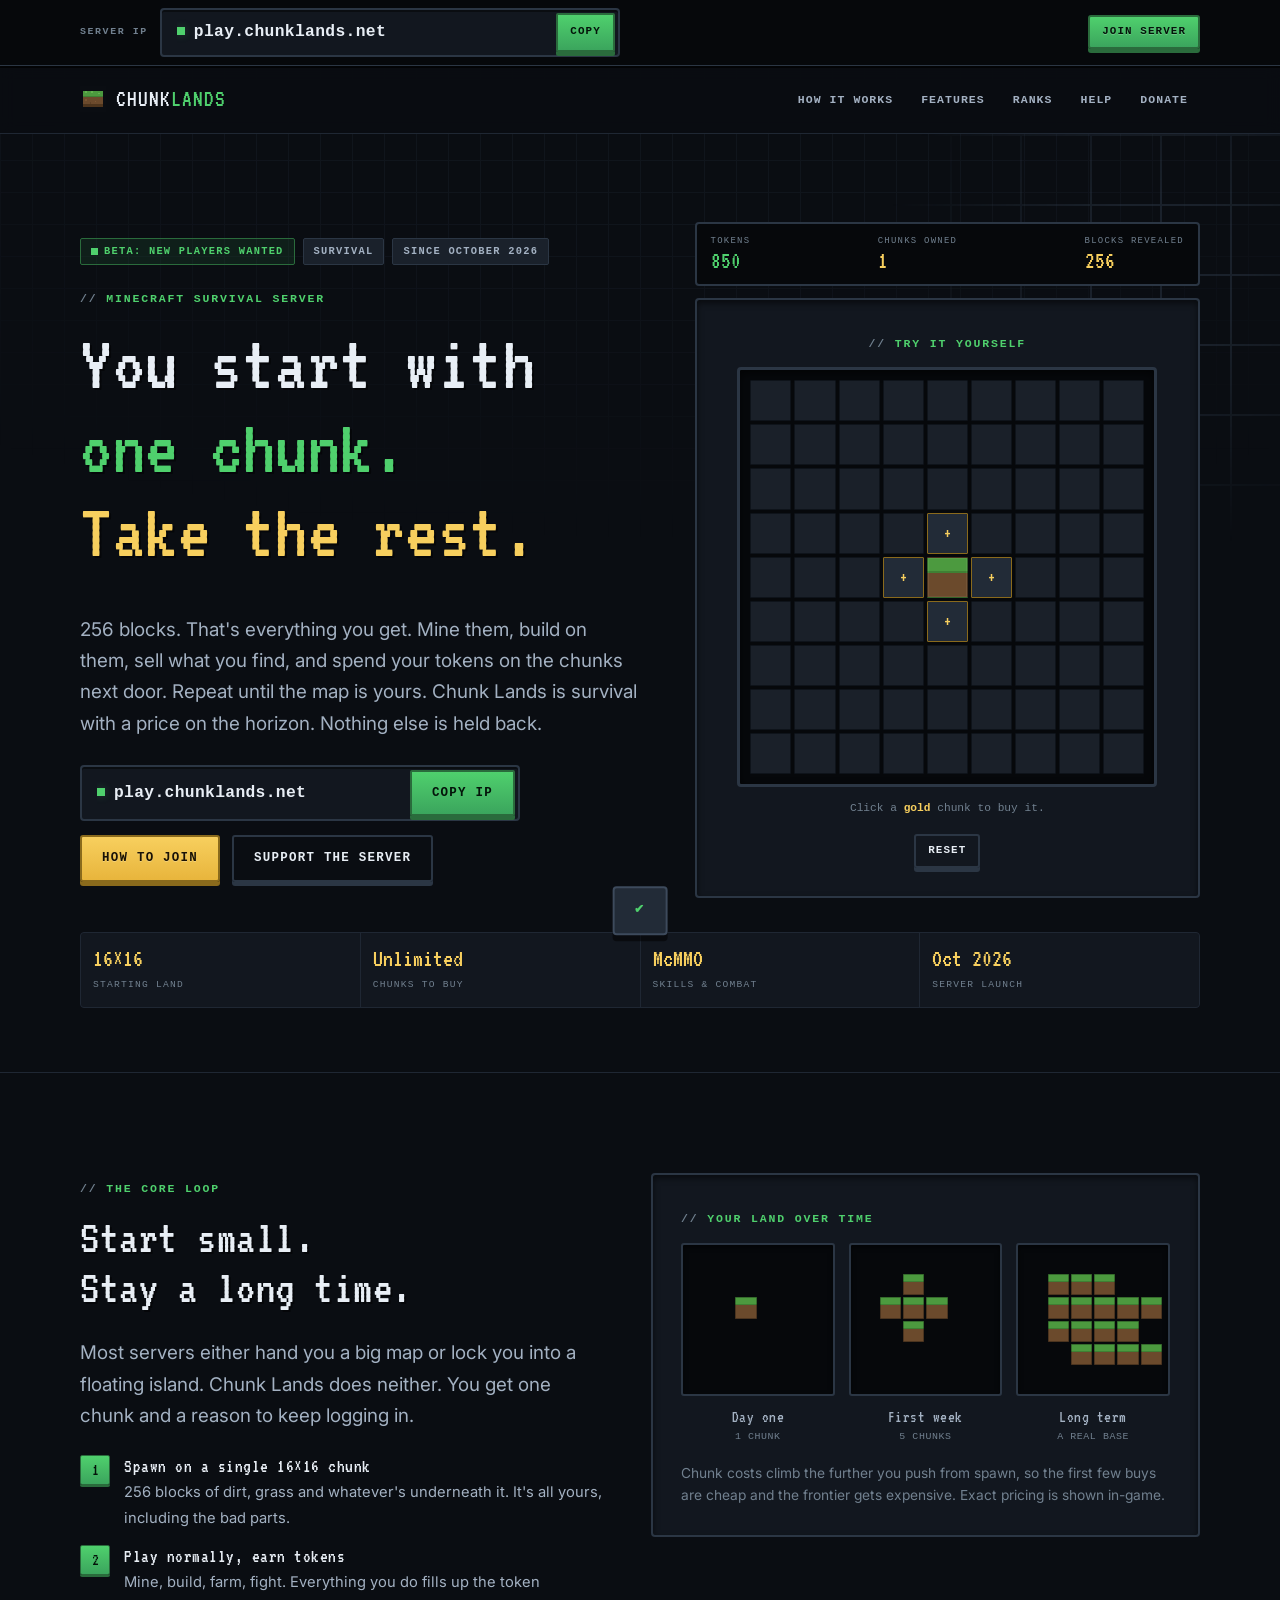
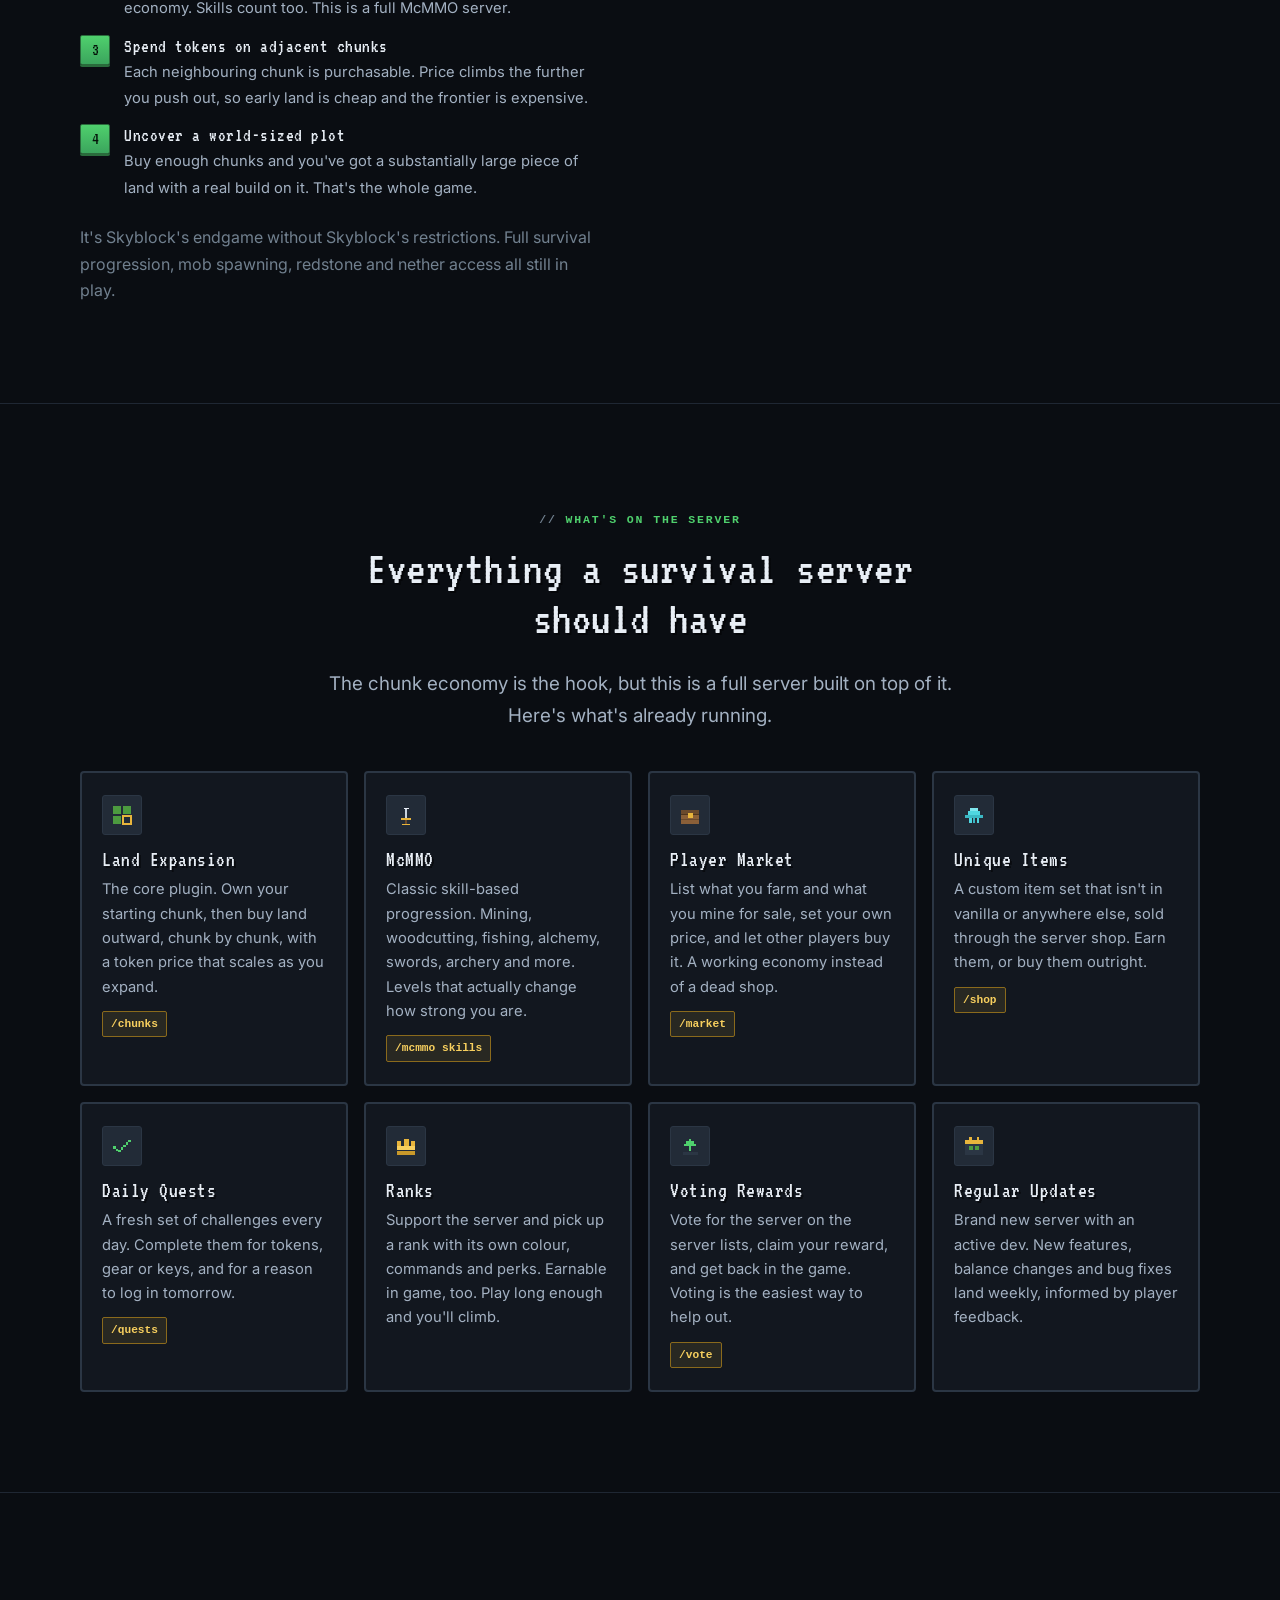
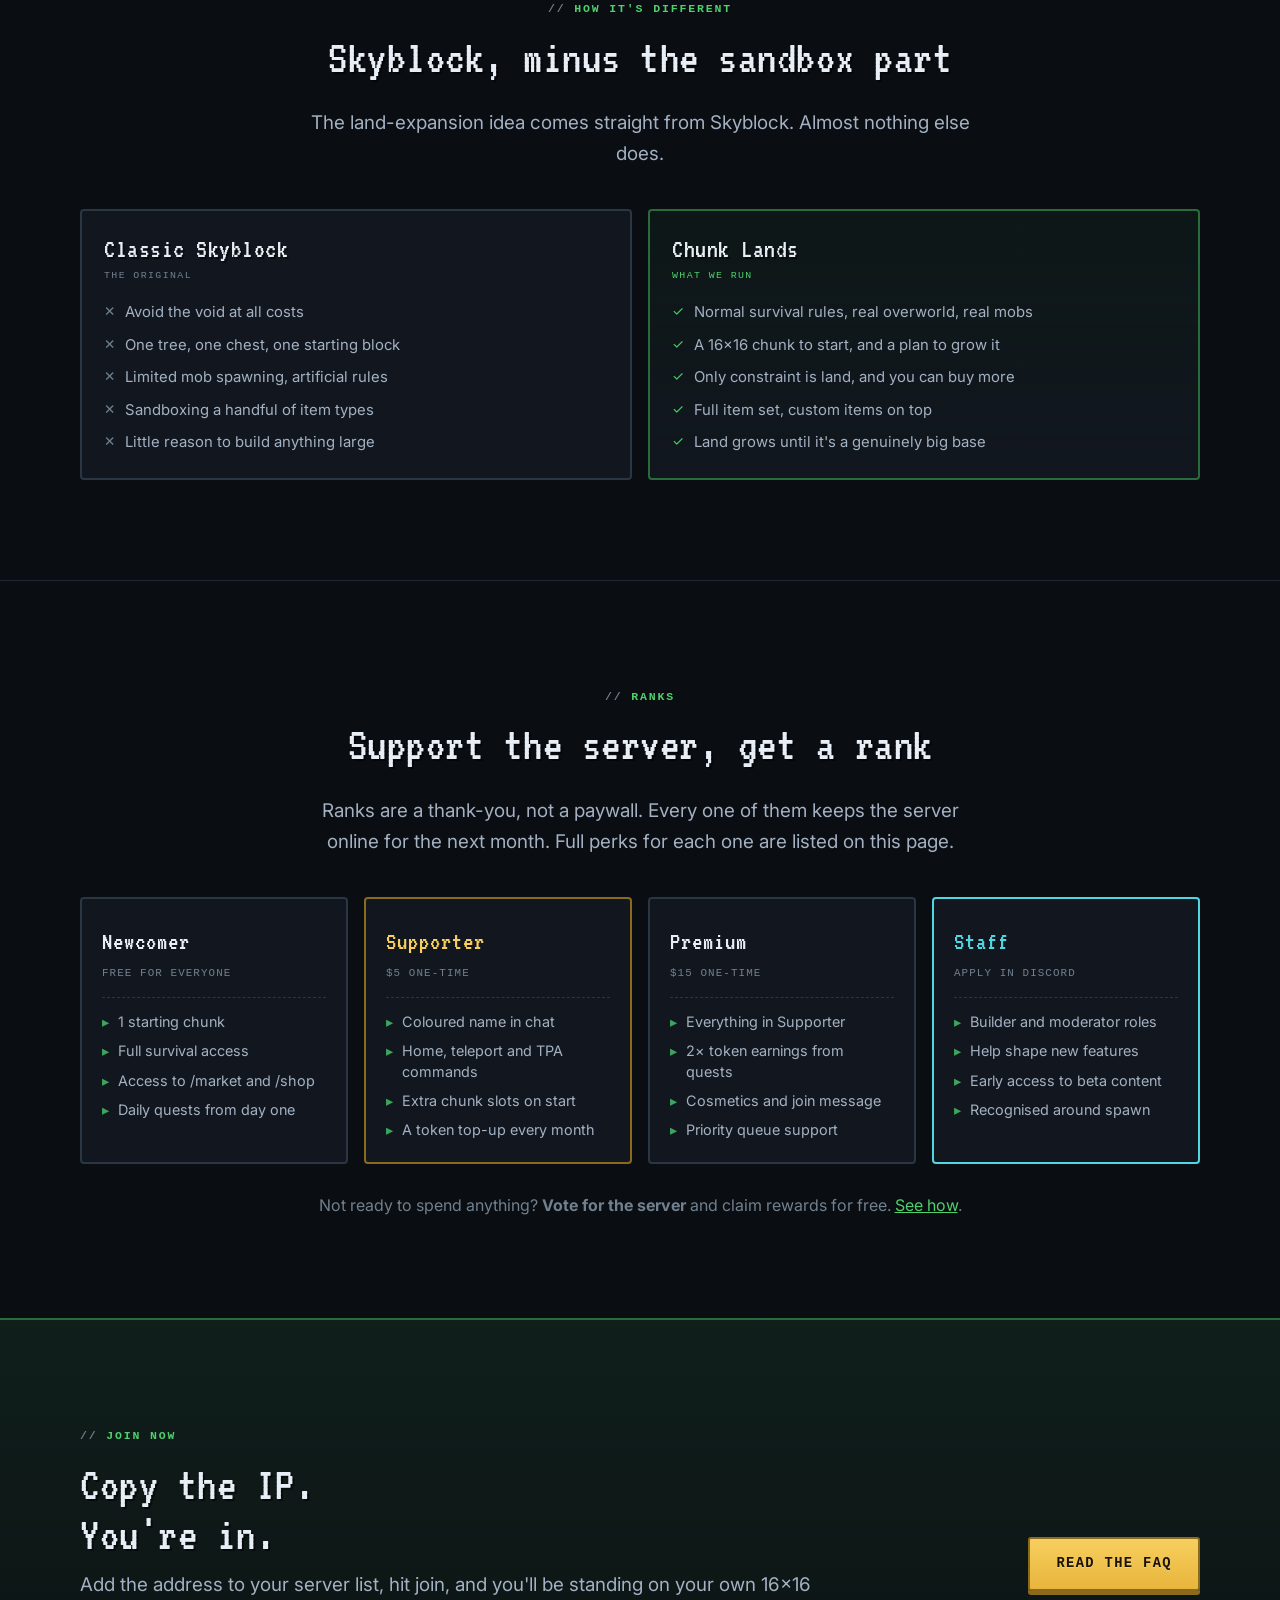
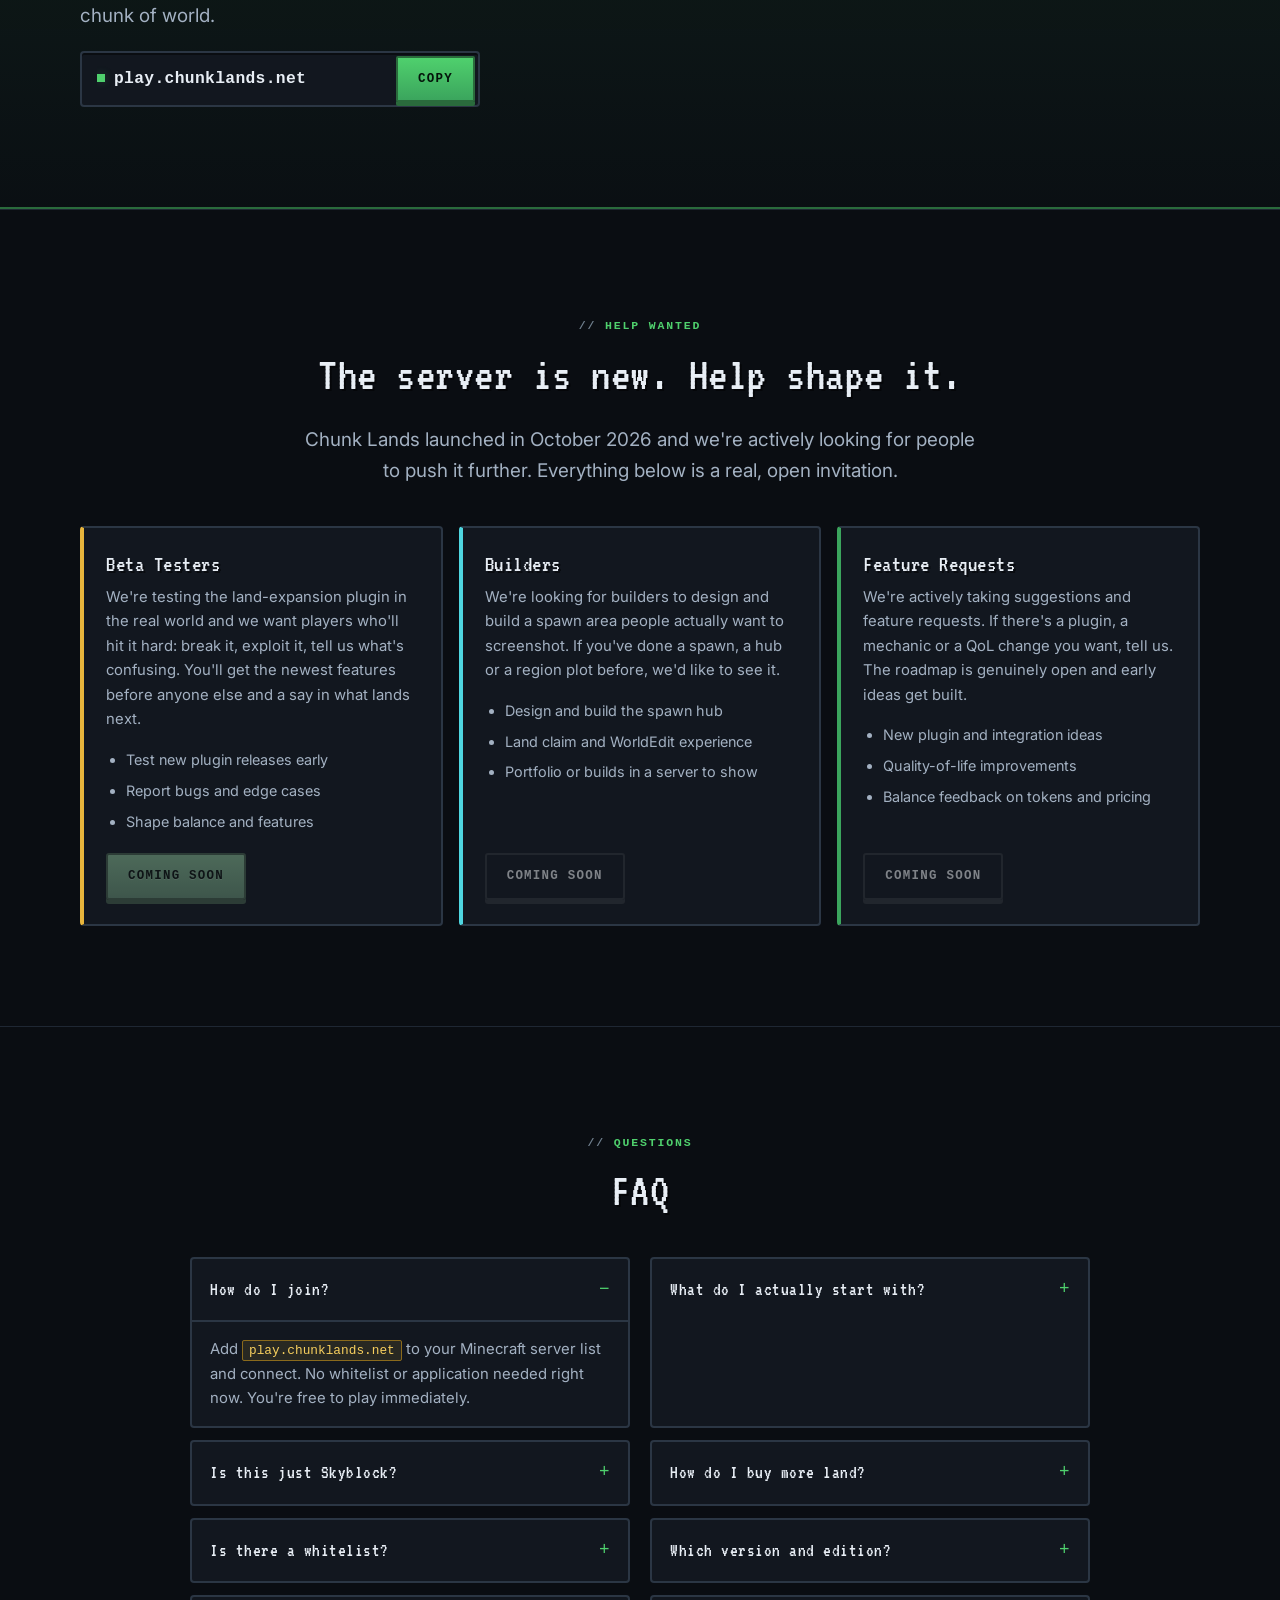
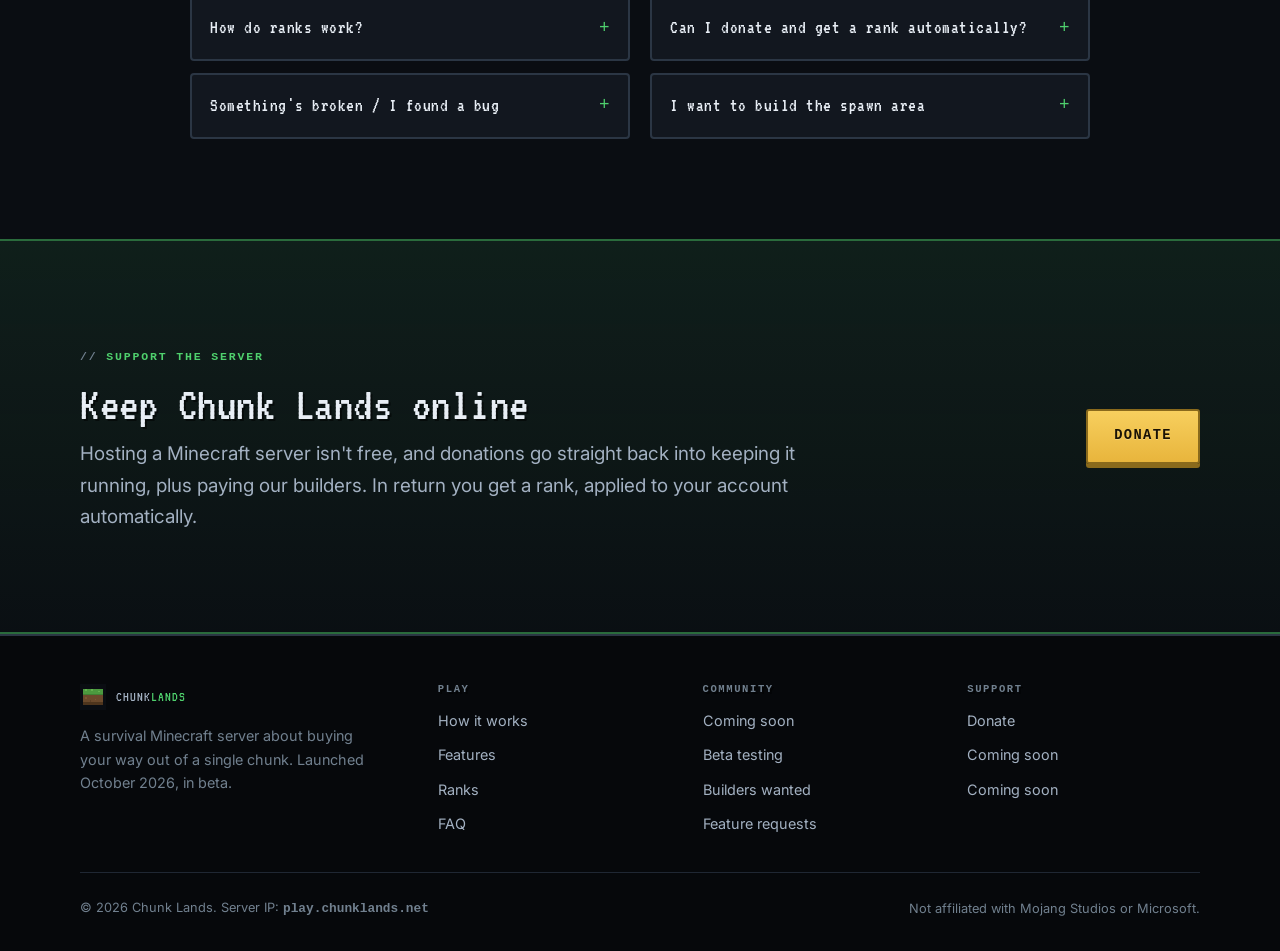
<file: index.html>
<!DOCTYPE html>
<html lang="en">
<head>
<meta charset="utf-8">
<meta name="viewport" content="width=device-width, initial-scale=1">
<title>Chunk Lands Minecraft Server | Buy Your Land, Block by Block</title>
<meta name="description" content="Chunk Lands is a Minecraft survival server where you start on a single 16x16 chunk and buy your way out. Expand your land, level up with McMMO, trade at /market, and take on daily quests. Now in beta and new players wanted.">
<meta name="theme-color" content="#0a0d12">

<meta property="og:type" content="website">
<meta property="og:title" content="Chunk Lands Minecraft Survival Server">
<meta property="og:description" content="You start with one 16x16 chunk. Spend tokens, buy more land, and uncover a world that's yours. Now in beta.">
<meta property="og:url" content="https://chunklands.net/">
<meta name="twitter:card" content="summary_large_image">

<link rel="icon" href="assets/favicon.svg" type="image/svg+xml">
<link rel="canonical" href="https://chunklands.net/">

<link rel="preconnect" href="https://fonts.googleapis.com">
<link rel="preconnect" href="https://fonts.gstatic.com" crossorigin>
<link rel="stylesheet" href="https://fonts.googleapis.com/css2?family=VT323&family=Inter:wght@400;500;600;700&display=swap">
<link rel="stylesheet" href="css/style.css">
</head>
<body>

<a class="skip-link" href="#main">Skip to content</a>

<!-- =====================================================================
     TOP BAR: server address + copy button (very top of the page)
     ===================================================================== -->
<div class="topbar">
  <div class="wrap topbar__inner">
    <span class="topbar__label">Server IP</span>

    <div class="address">
      <div class="address__field">
        <span class="address__value" data-server-address>play.chunklands.net</span>
      </div>
      <button class="btn btn--sm" type="button" data-copy data-copy-label="Copy" data-copied-label="Copied!">
        Copy
      </button>
    </div>

    <div class="topbar__spacer"></div>

    <a class="btn btn--primary btn--sm" href="#join">Join Server</a>
  </div>
</div>

<!-- =====================================================================
     NAV
     ===================================================================== -->
<nav class="nav" aria-label="Main">
  <div class="wrap nav__inner">
    <a class="brand" href="index.html">
      <img src="assets/favicon.svg" alt="" width="26" height="26">
      <span>CHUNK<b>LANDS</b></span>
    </a>
    <ul class="nav__links">
      <li><a href="#how">How it works</a></li>
      <li><a href="#features">Features</a></li>
      <li><a href="#ranks">Ranks</a></li>
      <li><a href="#help">Help</a></li>
      <li><a href="donate.html">Donate</a></li>
    </ul>
    <a class="btn btn--primary btn--sm nav__cta" href="#join">Join Server</a>
  </div>
</nav>

<main id="main">

  <!-- ===================================================================
       HERO
       =================================================================== -->
  <section class="hero">
    <div class="wrap hero__grid">
      <div>
        <div class="badges">
          <span class="badge badge--live">Beta: new players wanted</span>
          <span class="badge">Survival</span>
          <span class="badge">Since October 2026</span>
        </div>

        <p class="eyebrow">Minecraft Survival Server</p>

        <h1>
          You start with<br>
          <span class="accent">one chunk.</span><br>
          <span class="gold">Take the rest.</span>
        </h1>

        <p class="lead">
          256 blocks. That's everything you get. Mine them, build on them, sell what you
          find, and spend your tokens on the chunks next door. Repeat until the map is
          yours. Chunk Lands is survival with a price on the horizon. Nothing else is held
          back.
        </p>

        <div class="hero__cta">
          <div class="address">
            <div class="address__field">
              <span class="address__value" data-server-address>play.chunklands.net</span>
            </div>
            <button class="btn" type="button" data-copy data-copy-label="Copy IP" data-copied-label="Copied!">
              Copy IP
            </button>
          </div>

          <div class="btn-row">
            <a class="btn btn--gold" href="#join">How to join</a>
            <a class="btn btn--ghost" href="donate.html">Support the server</a>
          </div>
        </div>
      </div>

      <!-- Interactive expander lives here on desktop, below on mobile -->
      <div class="expander" id="expander-mount"></div>
    </div>

    <div class="wrap">
      <div class="stats">
        <div class="stat">
          <div class="stat__k">16×16</div>
          <div class="stat__l">Starting land</div>
        </div>
        <div class="stat">
          <div class="stat__k">Unlimited</div>
          <div class="stat__l">Chunks to buy</div>
        </div>
        <div class="stat">
          <div class="stat__k">McMMO</div>
          <div class="stat__l">Skills &amp; combat</div>
        </div>
        <div class="stat">
          <div class="stat__k">Oct 2026</div>
          <div class="stat__l">Server launch</div>
        </div>
      </div>
    </div>
  </section>

  <!-- ===================================================================
       THE MECHANIC
       =================================================================== -->
  <section id="how">
    <div class="wrap mechanic__grid">
      <div>
        <p class="eyebrow">The core loop</p>
        <h2>Start small.<br>Stay a long time.</h2>
        <p class="lead">
          Most servers either hand you a big map or lock you into a floating island.
          Chunk Lands does neither. You get one chunk and a reason to keep logging in.
        </p>

        <ol class="steps">
          <li>
            <span class="steps__n" aria-hidden="true">1</span>
            <span class="steps__b">
              <strong>Spawn on a single 16×16 chunk</strong>
              <span>256 blocks of dirt, grass and whatever's underneath it. It's all yours, including the bad parts.</span>
            </span>
          </li>
          <li>
            <span class="steps__n" aria-hidden="true">2</span>
            <span class="steps__b">
              <strong>Play normally, earn tokens</strong>
              <span>Mine, build, farm, fight. Everything you do fills up the token economy. Skills count too. This is a full McMMO server.</span>
            </span>
          </li>
          <li>
            <span class="steps__n" aria-hidden="true">3</span>
            <span class="steps__b">
              <strong>Spend tokens on adjacent chunks</strong>
              <span>Each neighbouring chunk is purchasable. Price climbs the further you push out, so early land is cheap and the frontier is expensive.</span>
            </span>
          </li>
          <li>
            <span class="steps__n" aria-hidden="true">4</span>
            <span class="steps__b">
              <strong>Uncover a world-sized plot</strong>
              <span>Buy enough chunks and you've got a substantially large piece of land with a real build on it. That's the whole game.</span>
            </span>
          </li>
        </ol>

        <p class="muted" style="margin-top:24px">
          It's Skyblock's endgame without Skyblock's restrictions. Full survival
          progression, mob spawning, redstone and nether access all still in play.
        </p>
      </div>

      <div class="panel panel--sunken">
        <p class="eyebrow">Your land over time</p>

        <div class="progression">
          <figure class="progression__fig">
            <div class="minigrid" aria-hidden="true">
              <i class="cell" style="grid-area:3/3"></i>
            </div>
            <figcaption><strong>Day one</strong>1 chunk</figcaption>
          </figure>

          <figure class="progression__fig">
            <div class="minigrid" aria-hidden="true">
              <i class="cell" style="grid-area:2/3"></i><i class="cell" style="grid-area:3/2"></i>
              <i class="cell" style="grid-area:3/3"></i><i class="cell" style="grid-area:3/4"></i>
              <i class="cell" style="grid-area:4/3"></i>
            </div>
            <figcaption><strong>First week</strong>5 chunks</figcaption>
          </figure>

          <figure class="progression__fig">
            <div class="minigrid" aria-hidden="true">
              <i class="cell" style="grid-area:2/3"></i><i class="cell" style="grid-area:2/4"></i>
              <i class="cell" style="grid-area:3/2"></i><i class="cell" style="grid-area:3/3"></i>
              <i class="cell" style="grid-area:3/4"></i><i class="cell" style="grid-area:3/5"></i>
              <i class="cell" style="grid-area:4/2"></i><i class="cell" style="grid-area:4/3"></i>
              <i class="cell" style="grid-area:4/4"></i><i class="cell" style="grid-area:4/5"></i>
              <i class="cell" style="grid-area:5/3"></i><i class="cell" style="grid-area:5/4"></i>
              <i class="cell" style="grid-area:5/5"></i><i class="cell" style="grid-area:5/6"></i>
              <i class="cell" style="grid-area:3/6"></i><i class="cell" style="grid-area:2/2"></i>
            </div>
            <figcaption><strong>Long term</strong>a real base</figcaption>
          </figure>
        </div>

        <p class="muted" style="font-size:0.86rem; margin-top:18px">
          Chunk costs climb the further you push from spawn, so the first few buys are
          cheap and the frontier gets expensive. Exact pricing is shown in-game.
        </p>
      </div>
    </div>
  </section>

  <!-- ===================================================================
       FEATURES
       =================================================================== -->
  <section id="features">
    <div class="wrap">
      <div class="section-head center">
        <p class="eyebrow">What's on the server</p>
        <h2>Everything a survival server should have</h2>
        <p class="lead">
          The chunk economy is the hook, but this is a full server built on top of it.
          Here's what's already running.
        </p>
      </div>

      <div class="features">

        <article class="feature">
          <div class="feature__icon"><svg viewBox="0 0 16 16" shape-rendering="crispEdges" width="20" height="20" aria-hidden="true" focusable="false"><rect x="1" y="1" width="6" height="6" fill="#4c9a3f"/><rect x="9" y="1" width="6" height="6" fill="#4c9a3f"/><rect x="1" y="9" width="6" height="6" fill="#4c9a3f"/><rect x="9" y="9" width="6" height="6" fill="none" stroke="#e8b53c" stroke-width="1.5"/></svg></div>
          <h3>Land Expansion</h3>
          <p>The core plugin. Own your starting chunk, then buy land outward, chunk by chunk, with a token price that scales as you expand.</p>
          <span class="feature__cmd">/chunks</span>
        </article>

        <article class="feature">
          <div class="feature__icon"><svg viewBox="0 0 16 16" shape-rendering="crispEdges" width="20" height="20" aria-hidden="true" focusable="false"><rect x="6" y="2" width="4" height="1" fill="#e8eef5"/><rect x="7" y="3" width="2" height="7" fill="#c9d4e0"/><rect x="4" y="10" width="8" height="2" fill="#e8b53c"/><rect x="7" y="12" width="2" height="3" fill="#6b4a2c"/><rect x="5" y="15" width="6" height="1" fill="#e8b53c"/></svg></div>
          <h3>McMMO</h3>
          <p>Classic skill-based progression. Mining, woodcutting, fishing, alchemy, swords, archery and more. Levels that actually change how strong you are.</p>
          <span class="feature__cmd">/mcmmo skills</span>
        </article>

        <article class="feature">
          <div class="feature__icon"><svg viewBox="0 0 16 16" shape-rendering="crispEdges" width="20" height="20" aria-hidden="true" focusable="false"><rect x="1" y="4" width="14" height="4" fill="#6b4a2c"/><rect x="1" y="8" width="14" height="7" fill="#8a5f38"/><rect x="1" y="7" width="14" height="1" fill="#4e351d"/><rect x="1" y="11" width="14" height="1" fill="#6b4a2c"/><rect x="6" y="6" width="4" height="4" fill="#e8b53c"/></svg></div>
          <h3>Player Market</h3>
          <p>List what you farm and what you mine for sale, set your own price, and let other players buy it. A working economy instead of a dead shop.</p>
          <span class="feature__cmd">/market</span>
        </article>

        <article class="feature">
          <div class="feature__icon"><svg viewBox="0 0 16 16" shape-rendering="crispEdges" width="20" height="20" aria-hidden="true" focusable="false"><rect x="5" y="2" width="6" height="3" fill="#7fe6ee"/><rect x="3" y="5" width="10" height="3" fill="#4fd6e0"/><rect x="1" y="8" width="14" height="2" fill="#3bb8c4"/><rect x="4" y="10" width="2" height="4" fill="#4fd6e0"/><rect x="7" y="10" width="2" height="4" fill="#3bb8c4"/><rect x="10" y="10" width="2" height="4" fill="#4fd6e0"/></svg></div>
          <h3>Unique Items</h3>
          <p>A custom item set that isn't in vanilla or anywhere else, sold through the server shop. Earn them, or buy them outright.</p>
          <span class="feature__cmd">/shop</span>
        </article>

        <article class="feature">
          <div class="feature__icon"><svg viewBox="0 0 16 16" shape-rendering="crispEdges" width="20" height="20" aria-hidden="true" focusable="false"><rect x="1" y="8" width="2" height="2" fill="#4fd06d"/><rect x="3" y="10" width="2" height="2" fill="#4fd06d"/><rect x="5" y="11" width="2" height="2" fill="#4fd06d"/><rect x="7" y="9" width="2" height="2" fill="#4fd06d"/><rect x="9" y="7" width="2" height="2" fill="#4fd06d"/><rect x="11" y="5" width="2" height="2" fill="#4fd06d"/><rect x="13" y="3" width="2" height="2" fill="#4fd06d"/></svg></div>
          <h3>Daily Quests</h3>
          <p>A fresh set of challenges every day. Complete them for tokens, gear or keys, and for a reason to log in tomorrow.</p>
          <span class="feature__cmd">/quests</span>
        </article>

        <article class="feature">
          <div class="feature__icon"><svg viewBox="0 0 16 16" shape-rendering="crispEdges" width="20" height="20" aria-hidden="true" focusable="false"><rect x="1" y="4" width="3" height="4" fill="#e8b53c"/><rect x="6" y="2" width="4" height="6" fill="#e8b53c"/><rect x="12" y="4" width="3" height="4" fill="#e8b53c"/><rect x="1" y="8" width="14" height="3" fill="#f7cf5e"/><rect x="1" y="12" width="14" height="3" fill="#c9992a"/></svg></div>
          <h3>Ranks</h3>
          <p>Support the server and pick up a rank with its own colour, commands and perks. Earnable in game, too. Play long enough and you'll climb.</p>
        </article>

        <article class="feature">
          <div class="feature__icon"><svg viewBox="0 0 16 16" shape-rendering="crispEdges" width="20" height="20" aria-hidden="true" focusable="false"><rect x="7" y="2" width="2" height="10" fill="#4fd06d"/><rect x="5" y="4" width="6" height="2" fill="#4fd06d"/><rect x="3" y="6" width="10" height="2" fill="#4fd06d"/><rect x="2" y="13" width="12" height="2" fill="#2b3644"/></svg></div>
          <h3>Voting Rewards</h3>
          <p>Vote for the server on the server lists, claim your reward, and get back in the game. Voting is the easiest way to help out.</p>
          <span class="feature__cmd">/vote</span>
        </article>

        <article class="feature">
          <div class="feature__icon"><svg viewBox="0 0 16 16" shape-rendering="crispEdges" width="20" height="20" aria-hidden="true" focusable="false"><rect x="4" y="1" width="2" height="3" fill="#e8b53c"/><rect x="10" y="1" width="2" height="3" fill="#e8b53c"/><rect x="1" y="3" width="14" height="12" fill="#2b3644"/><rect x="1" y="3" width="14" height="3" fill="#e8b53c"/><rect x="4" y="8" width="3" height="3" fill="#4c9a3f"/><rect x="9" y="8" width="3" height="3" fill="#4c9a3f"/></svg></div>
          <h3>Regular Updates</h3>
          <p>Brand new server with an active dev. New features, balance changes and bug fixes land weekly, informed by player feedback.</p>
        </article>

      </div>
    </div>
  </section>

  <!-- ===================================================================
       SKYBLOCK COMPARISON
       =================================================================== -->
  <section id="versus">
    <div class="wrap">
      <div class="section-head center">
        <p class="eyebrow">How it's different</p>
        <h2>Skyblock, minus the sandbox part</h2>
        <p class="lead">
          The land-expansion idea comes straight from Skyblock. Almost nothing else does.
        </p>
      </div>

      <div class="compare">
        <div class="compare__col">
          <h3>Classic Skyblock</h3>
          <p class="compare__tag">The original</p>
          <ul>
            <li>Avoid the void at all costs</li>
            <li>One tree, one chest, one starting block</li>
            <li>Limited mob spawning, artificial rules</li>
            <li>Sandboxing a handful of item types</li>
            <li>Little reason to build anything large</li>
          </ul>
        </div>

        <div class="compare__col compare__col--us">
          <h3>Chunk Lands</h3>
          <p class="compare__tag">What we run</p>
          <ul>
            <li>Normal survival rules, real overworld, real mobs</li>
            <li>A 16×16 chunk to start, and a plan to grow it</li>
            <li>Only constraint is land, and you can buy more</li>
            <li>Full item set, custom items on top</li>
            <li>Land grows until it's a genuinely big base</li>
          </ul>
        </div>
      </div>
    </div>
  </section>

  <!-- ===================================================================
       RANKS
       =================================================================== -->
  <section id="ranks">
    <div class="wrap">
      <div class="section-head center">
        <p class="eyebrow">Ranks</p>
        <h2>Support the server, get a rank</h2>
        <p class="lead">
          Ranks are a thank-you, not a paywall. Every one of them keeps the server online
          for the next month. Full perks for each one are listed on this page.
        </p>
      </div>

      <!-- EDIT ME: rename these ranks and set real prices/benefits -->
      <div class="ranks">

        <div class="rank">
          <div class="rank__name">Newcomer</div>
          <div class="rank__price">Free for everyone</div>
          <ul>
            <li>1 starting chunk</li>
            <li>Full survival access</li>
            <li>Access to /market and /shop</li>
            <li>Daily quests from day one</li>
          </ul>
        </div>

        <div class="rank rank--featured">
          <div class="rank__name">Supporter</div>
          <div class="rank__price">$5 one-time</div>
          <ul>
            <li>Coloured name in chat</li>
            <li>Home, teleport and TPA commands</li>
            <li>Extra chunk slots on start</li>
            <li>A token top-up every month</li>
          </ul>
        </div>

        <div class="rank">
          <div class="rank__name">Premium</div>
          <div class="rank__price">$15 one-time</div>
          <ul>
            <li>Everything in Supporter</li>
            <li>2× token earnings from quests</li>
            <li>Cosmetics and join message</li>
            <li>Priority queue support</li>
          </ul>
        </div>

        <div class="rank rank--staff">
          <div class="rank__name">Staff</div>
          <div class="rank__price">Apply in Discord</div>
          <ul>
            <li>Builder and moderator roles</li>
            <li>Help shape new features</li>
            <li>Early access to beta content</li>
            <li>Recognised around spawn</li>
          </ul>
        </div>

      </div>

      <p class="muted" style="text-align:center; margin-top:28px">
        Not ready to spend anything? <strong>Vote for the server</strong> and claim rewards
        for free. <a href="#help">See how</a>.
      </p>
    </div>
  </section>

  <!-- ===================================================================
       JOIN CTA
       =================================================================== -->
  <section id="join" class="band">
    <div class="wrap band__inner">
      <div>
        <p class="eyebrow">Join now</p>
        <h2>Copy the IP.<br>You're in.</h2>
        <p class="lead">
          Add the address to your server list, hit join, and you'll be standing on your
          own 16×16 chunk of world.
        </p>

        <div class="address">
          <div class="address__field">
            <span class="address__value" data-server-address>play.chunklands.net</span>
          </div>
          <button class="btn" type="button" data-copy data-copy-label="Copy" data-copied-label="Copied!">
            Copy
          </button>
        </div>
      </div>

      <div class="btn-row">
        <a class="btn btn--gold btn--lg" href="#help">Read the FAQ</a>
      </div>
    </div>
  </section>

  <!-- ===================================================================
       RECRUITMENT
       =================================================================== -->
  <section id="community">
    <div class="wrap">
      <div class="section-head center">
        <p class="eyebrow">Help wanted</p>
        <h2>The server is new. Help shape it.</h2>
        <p class="lead">
          Chunk Lands launched in October 2026 and we're actively looking for people to
          push it further. Everything below is a real, open invitation.
        </p>
      </div>

      <div class="recruit">

        <article class="recruit__card">
          <h3>Beta Testers</h3>
          <p>
            We're testing the land-expansion plugin in the real world and we want players
            who'll hit it hard: break it, exploit it, tell us what's confusing. You'll
            get the newest features before anyone else and a say in what lands next.
          </p>
          <ul>
            <li>Test new plugin releases early</li>
            <li>Report bugs and edge cases</li>
            <li>Shape balance and features</li>
          </ul>
          <a class="btn btn--primary" data-config-link="discord" href="#">Join the Discord</a>
        </article>

        <article class="recruit__card recruit__card--build">
          <h3>Builders</h3>
          <p>
            We're looking for builders to design and build a spawn area people actually
            want to screenshot. If you've done a spawn, a hub or a region plot before,
            we'd like to see it.
          </p>
          <ul>
            <li>Design and build the spawn hub</li>
            <li>Land claim and WorldEdit experience</li>
            <li>Portfolio or builds in a server to show</li>
          </ul>
          <a class="btn btn--ghost" data-config-link="discord" href="#">Apply in Discord</a>
        </article>

        <article class="recruit__card recruit__card--ideas">
          <h3>Feature Requests</h3>
          <p>
            We're actively taking suggestions and feature requests. If there's a plugin,
            a mechanic or a QoL change you want, tell us. The roadmap is genuinely open
            and early ideas get built.
          </p>
          <ul>
            <li>New plugin and integration ideas</li>
            <li>Quality-of-life improvements</li>
            <li>Balance feedback on tokens and pricing</li>
          </ul>
          <a class="btn btn--ghost" data-config-link="discord" href="#">Submit an idea</a>
        </article>

      </div>
    </div>
  </section>

  <!-- ===================================================================
       FAQ
       =================================================================== -->
  <section id="help">
    <div class="wrap">
      <div class="section-head center">
        <p class="eyebrow">Questions</p>
        <h2>FAQ</h2>
      </div>

      <div class="faq">
        <details open>
          <summary>How do I join?</summary>
          <div class="faq__body">
            Add <code>play.chunklands.net</code> to your Minecraft server list and connect.
            No whitelist or application needed right now. You're free to play immediately.
          </div>
        </details>

        <details>
          <summary>What do I actually start with?</summary>
          <div class="faq__body">
            One 16×16 chunk: 256 blocks. Nothing else, no items, no gear. Everything after
            that you earn or buy yourself. It is deliberately a hard start.
          </div>
        </details>

        <details>
          <summary>Is this just Skyblock?</summary>
          <div class="faq__body">
            The land expansion is the same idea, but nothing else is restricted. You play
            on a normal overworld with normal survival rules, mob spawning and full item
            access. Check the <a href="#versus">comparison</a> for the specifics.
          </div>
        </details>

        <details>
          <summary>How do I buy more land?</summary>
          <div class="faq__body">
            Earn tokens through normal play, quests and skill progression, then spend them
            on chunks adjacent to land you already own. Prices rise the further out you go.
          </div>
        </details>

        <details>
          <summary>Is there a whitelist?</summary>
          <div class="faq__body">
            Not at the moment. The point of the beta is to get as many new players through
            the door as possible. Join, play a bit, and let us know what you think.
          </div>
        </details>

        <details>
          <summary>Which version and edition?</summary>
          <div class="faq__body">
            Our Discord is coming soon. Until then, join the server and ask in chat
            and someone will help you out.
          </div>
        </details>

        <details>
          <summary>How do ranks work?</summary>
          <div class="faq__body">
            Ranks are available through <a href="donate.html">donations</a> and are applied
            automatically to your account. No staff request needed. See
            <a href="#ranks">Ranks</a> for what each one includes.
          </div>
        </details>

        <details>
          <summary>Can I donate and get a rank automatically?</summary>
          <div class="faq__body">
            Yes. Run <code>/donate</code> in game to get your personal redeem code, enter
            it on the <a href="donate.html">donate page</a>, pay, and the rank lands on your
            account automatically. If something goes wrong, message staff and it'll be sorted
            by hand.
          </div>
        </details>

        <details>
          <summary>Something's broken / I found a bug</summary>
          <div class="faq__body">
            Tell us in Discord with what you were doing and roughly when it happened. Bug
            reports from beta players are the single most useful thing you can send us.
          </div>
        </details>

        <details>
          <summary>I want to build the spawn area</summary>
          <div class="faq__body">
            Yes please. Drop your portfolio or a link to your builds in Discord with the
            <code>builder</code> tag. <a href="#community">Read more</a>.
          </div>
        </details>
      </div>
    </div>
  </section>

  <!-- ===================================================================
       DONATE CTA
       =================================================================== -->
  <section id="donate" class="band">
    <div class="wrap band__inner">
      <div>
        <p class="eyebrow">Support the server</p>
        <h2>Keep Chunk Lands online</h2>
        <p class="lead">
          Hosting a Minecraft server isn't free, and donations go straight back into
          keeping it running, plus paying our builders. In return you get a rank, applied
          to your account automatically.
        </p>
      </div>

      <div class="btn-row">
        <a class="btn btn--gold btn--lg" href="donate.html">Donate</a>
      </div>
    </div>
  </section>

</main>

<!-- =====================================================================
     FOOTER
     ===================================================================== -->
<footer class="footer">
  <div class="wrap">
    <div class="footer__grid">
      <div>
        <a class="brand" href="index.html" style="margin-bottom:14px">
          <img src="assets/favicon.svg" alt="" width="26" height="26">
          <span>CHUNK<b>LANDS</b></span>
        </a>
        <p class="muted" style="font-size:0.9rem; max-width:34ch">
          A survival Minecraft server about buying your way out of a single chunk.
          Launched October 2026, in beta.
        </p>
      </div>

      <div>
        <h4>Play</h4>
        <ul>
          <li><a href="#how">How it works</a></li>
          <li><a href="#features">Features</a></li>
          <li><a href="#ranks">Ranks</a></li>
          <li><a href="#help">FAQ</a></li>
        </ul>
      </div>

      <div>
        <h4>Community</h4>
        <ul>
          <li><a data-config-link="discord" href="#">Discord</a></li>
          <li><a href="#community">Beta testing</a></li>
          <li><a href="#community">Builders wanted</a></li>
          <li><a href="#community">Feature requests</a></li>
        </ul>
      </div>

      <div>
        <h4>Support</h4>
        <ul>
          <li><a href="donate.html">Donate</a></li>
          <li><a data-config-link="donate-paypal" href="#">PayPal</a></li>
          <li><a data-config-link="donate-kofi" href="#">Ko-fi</a></li>
        </ul>
      </div>
    </div>

    <div class="footer__bottom">
      <p>© <span data-year>2026</span> Chunk Lands. Server IP: <strong class="mono" data-server-address>play.chunklands.net</strong></p>
      <p>Not affiliated with Mojang Studios or Microsoft.</p>
    </div>
  </div>
</footer>

<div class="toast" id="toast" role="status" aria-live="polite"></div>

<script src="js/config.js"></script>
<script src="js/main.js"></script>
<script src="js/expand.js"></script>
</body>
</html>
</file>
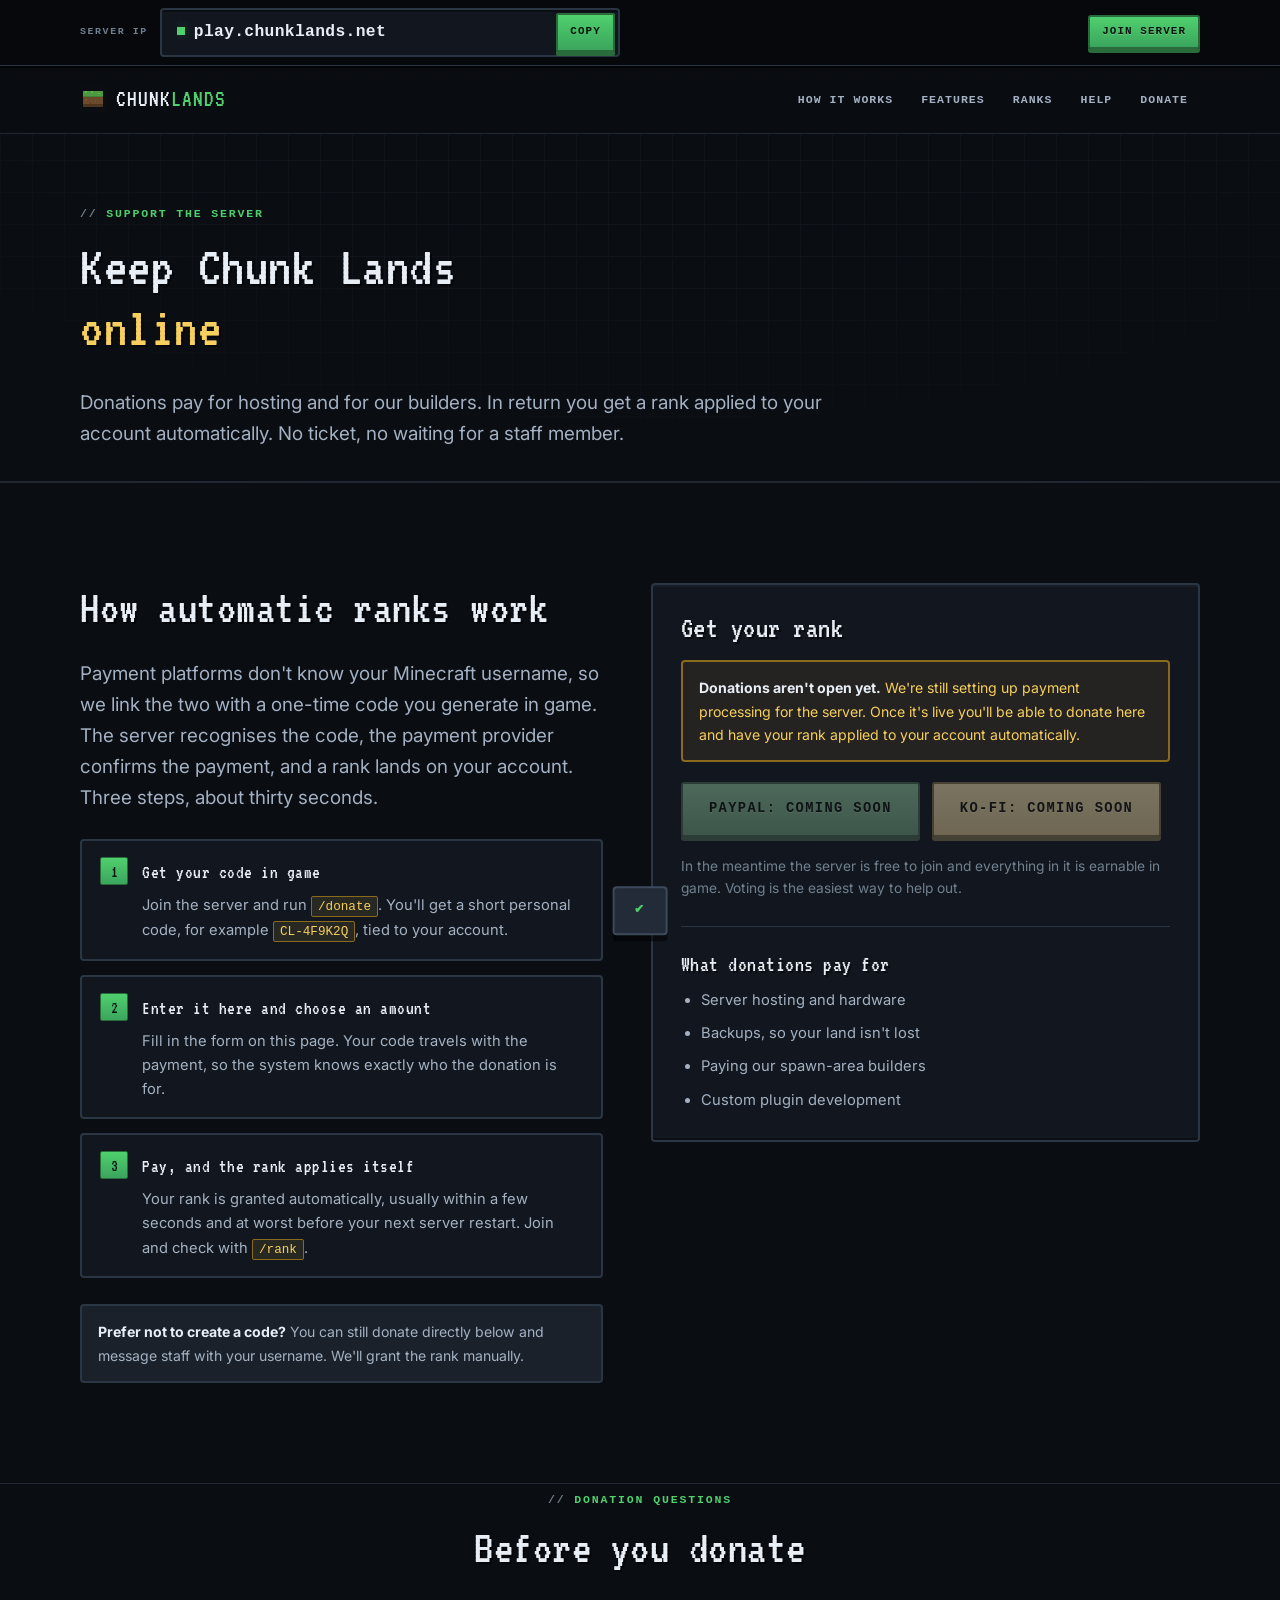
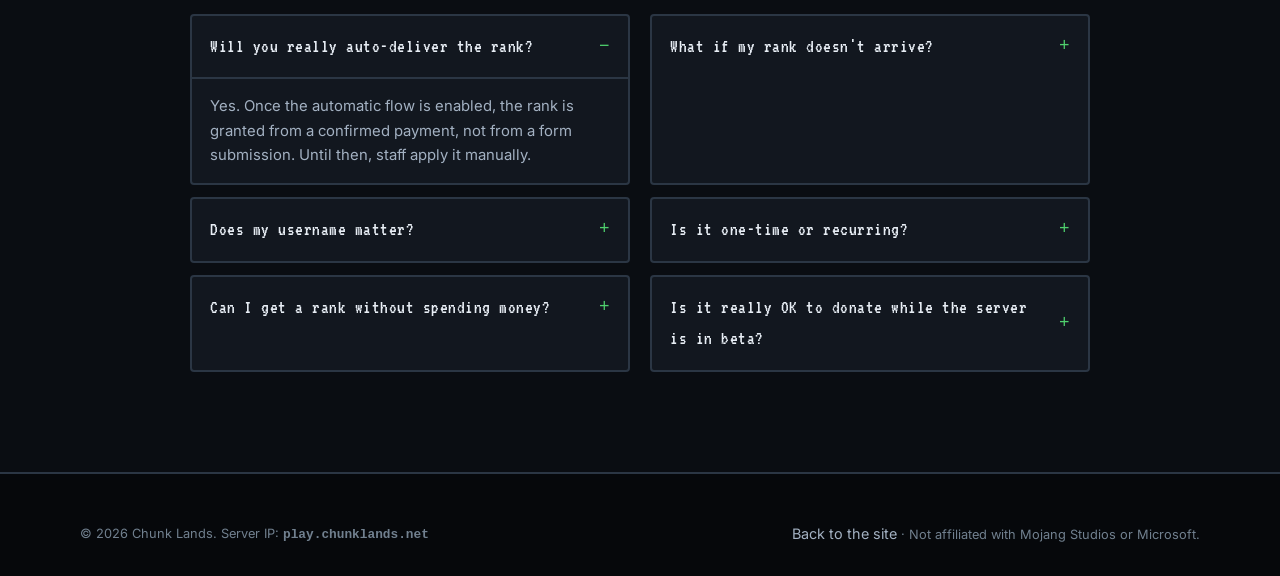
<file: donate.html>
<!DOCTYPE html>
<html lang="en">
<head>
<meta charset="utf-8">
<meta name="viewport" content="width=device-width, initial-scale=1">
<title>Donate | Chunk Lands</title>
<meta name="description" content="Support the Chunk Lands Minecraft server and receive your rank automatically. Get your in-game redeem code, pay, and your rank is applied for you.">
<meta name="theme-color" content="#0a0d12">
<meta name="robots" content="noindex, follow">

<link rel="icon" href="assets/favicon.svg" type="image/svg+xml">
<link rel="canonical" href="https://chunklands.net/donate.html">

<link rel="preconnect" href="https://fonts.googleapis.com">
<link rel="preconnect" href="https://fonts.gstatic.com" crossorigin>
<link rel="stylesheet" href="https://fonts.googleapis.com/css2?family=VT323&family=Inter:wght@400;500;600;700&display=swap">
<link rel="stylesheet" href="css/style.css">
</head>
<body>

<a class="skip-link" href="#main">Skip to content</a>

<!-- Server address stays available at the very top on every page -->
<div class="topbar">
  <div class="wrap topbar__inner">
    <span class="topbar__label">Server IP</span>
    <div class="address">
      <div class="address__field">
        <span class="address__value" data-server-address>play.chunklands.net</span>
      </div>
      <button class="btn btn--sm" type="button" data-copy data-copy-label="Copy" data-copied-label="Copied!">Copy</button>
    </div>
    <div class="topbar__spacer"></div>
    <a class="btn btn--primary btn--sm" href="index.html#join">Join Server</a>
  </div>
</div>

<nav class="nav" aria-label="Main">
  <div class="wrap nav__inner">
    <a class="brand" href="index.html">
      <img src="assets/favicon.svg" alt="" width="26" height="26">
      <span>CHUNK<b>LANDS</b></span>
    </a>
    <ul class="nav__links">
      <li><a href="index.html#how">How it works</a></li>
      <li><a href="index.html#features">Features</a></li>
      <li><a href="index.html#ranks">Ranks</a></li>
      <li><a href="index.html#help">Help</a></li>
      <li><a href="donate.html">Donate</a></li>
    </ul>
    <a class="btn btn--primary btn--sm nav__cta" href="index.html#join">Join Server</a>
  </div>
</nav>

<main id="main">

  <section class="page-head">
    <div class="wrap">
      <p class="eyebrow">Support the server</p>
      <h1 style="font-size:clamp(2.2rem,6vw,3.6rem)">Keep Chunk Lands<br><span class="gold">online</span></h1>
      <p class="lead">
        Donations pay for hosting and for our builders. In return you get a rank applied
        to your account automatically. No ticket, no waiting for a staff member.
      </p>
    </div>
  </section>

  <section>
    <div class="wrap">
      <div class="mechanic__grid">

        <div>
          <h2>How automatic ranks work</h2>
          <p class="lead">
            Payment platforms don't know your Minecraft username, so we link the two with a
            one-time code you generate in game. The server recognises the code, the payment
            provider confirms the payment, and a rank lands on your account. Three steps,
            about thirty seconds.
          </p>

          <ol class="flow">
            <li>
              <div>
                <b>Get your code in game</b>
                <p>Join the server and run <code data-redeem-cmd>/donate</code>. You'll get a
                short personal code, for example <span class="inline-code">CL-4F9K2Q</span>, tied to your account.</p>
              </div>
            </li>
            <li>
              <div>
                <b>Enter it here and choose an amount</b>
                <p>Fill in the form on this page. Your code travels with the payment, so the
                system knows exactly who the donation is for.</p>
              </div>
            </li>
            <li>
              <div>
                <b>Pay, and the rank applies itself</b>
                <p>Your rank is granted automatically, usually within a few seconds and at
                worst before your next server restart. Join and check with <code>/rank</code>.</p>
              </div>
            </li>
          </ol>

          <div class="notice" style="margin-top:26px">
            <strong>Prefer not to create a code?</strong> You can still donate directly below
            and message staff with your username. We'll grant the rank manually.
          </div>
        </div>

        <div class="panel">
          <h2 style="font-size:1.9rem">Get your rank</h2>

          <!-- Shown when js/config.js has donationApiBase configured -->
          <form class="form" id="donate-form" hidden>
            <div class="field">
              <label for="code">In-game redeem code</label>
              <input class="input input--upper" type="text" id="code" name="code"
                     placeholder="CL-XXXXXX" required autocomplete="off"
                     spellcheck="false" pattern="[A-Za-z0-9-]{4,24}">
              <span class="hint">Run <span data-redeem-cmd>/donate</span> in game to generate this.</span>
            </div>

            <div class="field">
              <label for="username">Minecraft username</label>
              <input class="input" type="text" id="username" name="username"
                     placeholder="YourExactUsername" required autocomplete="off"
                     spellcheck="false" maxlength="16">
              <span class="hint">Must match the name you join with.</span>
            </div>

            <fieldset class="field" style="border:0;padding:0;margin:0">
              <legend style="padding:0;margin-bottom:7px">Amount</legend>
              <div class="tiers">
                <label class="tier">
                  <input type="radio" name="tier" value="supporter" checked>
                  <span>$5<small>Supporter</small></span>
                </label>
                <label class="tier">
                  <input type="radio" name="tier" value="premium">
                  <span>$15<small>Premium</small></span>
                </label>
                <label class="tier">
                  <input type="radio" name="tier" value="legend">
                  <span>$30<small>Legend</small></span>
                </label>
                <label class="tier">
                  <input type="radio" name="tier" value="custom">
                  <span>Other<small>Choose next</small></span>
                </label>
              </div>
            </fieldset>

            <div class="field" id="custom-amount-field" hidden>
              <label for="amount">Custom amount (USD)</label>
              <input class="input" type="number" id="amount" name="amount"
                     min="5" max="500" step="1" placeholder="10">
              <span class="hint">Minimum $5.</span>
            </div>

            <button class="btn btn--gold btn--lg" type="submit" id="submit-btn">
              Continue to payment
            </button>

            <p class="muted" style="font-size:0.82rem;margin:0">
              You'll be handed off to PayPal to complete the payment. Your rank is granted
              from the confirmed payment, not from this page.
            </p>
          </form>

          <!-- Shown until donationApiBase is configured -->
          <div id="fallback-panel">
            <div class="notice notice--warn">
              <strong>Donations aren't open yet.</strong> We're still setting up payment
              processing for the server. Once it's live you'll be able to donate here and
              have your rank applied to your account automatically.
            </div>

            <div class="btn-row" style="margin-top:20px">
              <a class="btn btn--primary btn--lg" data-config-link="donate-paypal"
                 data-coming-soon="PayPal: Coming soon" href="#">Donate via PayPal</a>
              <a class="btn btn--gold btn--lg" data-config-link="donate-kofi"
                 data-coming-soon="Ko-fi: Coming soon" href="#">Donate via Ko-fi</a>
            </div>

            <p class="muted" style="font-size:0.86rem;margin-top:18px">
              In the meantime the server is free to join and everything in it is
              earnable in game. Voting is the easiest way to help out.
            </p>
          </div>

          <div id="result" hidden></div>

          <hr style="border:0;border-top:1px solid var(--line);margin:26px 0">

          <h3 style="font-size:1.4rem">What donations pay for</h3>
          <ul style="margin:0;padding-left:20px;display:grid;gap:9px;font-size:0.92rem;color:var(--text-dim)">
            <li>Server hosting and hardware</li>
            <li>Backups, so your land isn't lost</li>
            <li>Paying our spawn-area builders</li>
            <li>Custom plugin development</li>
          </ul>
        </div>

      </div>
    </div>
  </section>

  <section id="faq" style="padding-top:0">
    <div class="wrap">
      <div class="section-head center">
        <p class="eyebrow">Donation questions</p>
        <h2>Before you donate</h2>
      </div>

      <div class="faq">
        <details open>
          <summary>Will you really auto-deliver the rank?</summary>
          <div class="faq__body">
            Yes. Once the automatic flow is enabled, the rank is granted from a confirmed
            payment, not from a form submission. Until then, staff apply it manually.
          </div>
        </details>

        <details>
          <summary>What if my rank doesn't arrive?</summary>
          <div class="faq__body">
            Message staff in Discord with your username and the code you used. Payments are
            verified against the provider before anything is granted, so anything paid for
            gets delivered.
          </div>
        </details>

        <details>
          <summary>Does my username matter?</summary>
          <div class="faq__body">
            Yes. The rank is granted to a Minecraft account, so your username must match
            the name you connect with. If you play on cracked clients and your name changes,
            tell staff and we'll move it.
          </div>
        </details>

        <details>
          <summary>Is it one-time or recurring?</summary>
          <div class="faq__body">
            One-time. Ranks don't expire and there are no subscriptions. Some ranks include
            a recurring token top-up, which is noted on the <a href="index.html#ranks">ranks</a>
            page.
          </div>
        </details>

        <details>
          <summary>Can I get a rank without spending money?</summary>
          <div class="faq__body">
            Yes. Vote for the server, take on daily quests, and play long enough. In-game
            ranks are earnable and that's the point of a beta. Donations are a shortcut, not
            the only route.
          </div>
        </details>

        <details>
          <summary>Is it really OK to donate while the server is in beta?</summary>
          <div class="faq__body">
            Yes. Hosting costs don't wait for the beta to finish, and supporting the server
            now is what keeps the beta running so you can play it. Ranks are cosmetic and
            perk-based. Nothing that makes you win.
          </div>
        </details>
      </div>
    </div>
  </section>

</main>

<footer class="footer">
  <div class="wrap">
    <div class="footer__bottom" style="border:0;padding-top:0">
      <p>© <span data-year>2026</span> Chunk Lands. Server IP: <strong class="mono" data-server-address>play.chunklands.net</strong></p>
      <p><a href="index.html">Back to the site</a> · Not affiliated with Mojang Studios or Microsoft.</p>
    </div>
  </div>
</footer>

<div class="toast" id="toast" role="status" aria-live="polite"></div>

<script src="js/config.js"></script>
<script src="js/main.js"></script>
<script src="js/donate.js"></script>
</body>
</html>
</file>
<file: css/style.css>
/* ==========================================================================
   Chunk Lands: dark pixel-art design system
   Aesthetic: Minecraft GUI. Hard edges, beveled panels, chunky buttons
   ========================================================================== */

/* --- Tokens ------------------------------------------------------------- */
:root {
  /* Surfaces */
  --bg: #0a0d12;
  --bg-deep: #06080b;
  --surface: #12171f;
  --surface-2: #1a212b;
  --surface-3: #222b37;

  /* Borders (bevel-friendly) */
  --line: #2b3644;
  --line-soft: #1f2733;
  --line-light: #3d4a5c;

  /* Text */
  --text: #e8eef5;
  --text-dim: #a3b1c2;
  --text-mute: #71808f;

  /* Brand: grass green + emerald */
  --green: #3ba55d;
  --green-bright: #4fd06d;
  --green-dim: #2a6b3c;
  --green-glow: rgba(79, 208, 109, 0.22);

  /* Tokens / currency: gold */
  --gold: #e8b53c;
  --gold-bright: #f7cf5e;
  --gold-dim: #8a6a1c;

  /* Diamond / info */
  --diamond: #4fd6e0;
  --red: #e05c5c;

  /* Block colors for the chunk grid */
  --grass-top: #4c9a3f;
  --grass-mid: #3f8034;
  --dirt: #6b4a2c;
  --dirt-dark: #4e351d;
  --locked: #1a2029;

  /* Fonts */
  --font-display: "VT323", ui-monospace, "Courier New", monospace;
  --font-body: "Inter", -apple-system, BlinkMacSystemFont, "Segoe UI", system-ui, sans-serif;
  --font-mono: ui-monospace, "SF Mono", Menlo, Consolas, monospace;

  /* Chunky UI */
  --r: 4px;
  --r-sm: 3px;
  --shadow-block: 0 4px 0;
  --wrap: 1160px;
}

/* --- Reset -------------------------------------------------------------- */
*,
*::before,
*::after { box-sizing: border-box; }

html {
  scroll-behavior: smooth;
  scroll-padding-top: 96px;
  -webkit-text-size-adjust: 100%;
  overflow-x: clip;
}

body {
  margin: 0;
  background: var(--bg);
  color: var(--text);
  font-family: var(--font-body);
  font-size: 16px;
  line-height: 1.65;
  -webkit-font-smoothing: antialiased;
  overflow-x: clip;
}

/* Subtle pixel-grid backdrop */
body::before {
  content: "";
  position: fixed;
  inset: 0;
  z-index: -2;
  background-image:
    linear-gradient(var(--line-soft) 1px, transparent 1px),
    linear-gradient(90deg, var(--line-soft) 1px, transparent 1px);
  background-size: 32px 32px;
  opacity: 0.35;
  mask-image: radial-gradient(ellipse 90% 60% at 50% 0%, #000 40%, transparent 100%);
  -webkit-mask-image: radial-gradient(ellipse 90% 60% at 50% 0%, #000 40%, transparent 100%);
}

img, svg { display: block; max-width: 100%; }
button { font: inherit; color: inherit; }

/* The hidden attribute must beat any author `display` rule (.form, .field etc.) */
[hidden] { display: none !important; }

a { color: var(--green-bright); }
a:hover { color: var(--gold-bright); }

:focus-visible {
  outline: 2px solid var(--gold-bright);
  outline-offset: 2px;
}

::selection { background: var(--green); color: #06120a; }

/* --- Typography --------------------------------------------------------- */
h1, h2, h3, h4 {
  font-family: var(--font-display);
  font-weight: 400;
  line-height: 1.05;
  letter-spacing: 0.5px;
  margin: 0 0 0.5em;
  text-shadow: 2px 2px 0 rgba(0, 0, 0, 0.5);
}

h1 { font-size: clamp(2.6rem, 8vw, 5rem); }
h2 { font-size: clamp(1.9rem, 5vw, 3rem); }
h3 { font-size: clamp(1.3rem, 3vw, 1.7rem); }

p { margin: 0 0 1rem; }
p:last-child { margin-bottom: 0; }

.eyebrow {
  display: inline-block;
  font-family: var(--font-mono);
  font-size: 0.72rem;
  font-weight: 700;
  letter-spacing: 0.16em;
  text-transform: uppercase;
  color: var(--green-bright);
  margin-bottom: 0.9rem;
}

.eyebrow::before { content: "// "; color: var(--text-mute); }

.lead {
  font-size: clamp(1.02rem, 2.2vw, 1.18rem);
  color: var(--text-dim);
  max-width: 62ch;
}

.muted { color: var(--text-mute); }
.mono { font-family: var(--font-mono); }

/* --- Layout ------------------------------------------------------------- */
.wrap {
  width: 100%;
  max-width: var(--wrap);
  margin-inline: auto;
  padding-inline: 20px;
}

section { padding: clamp(56px, 9vw, 100px) 0; position: relative; }
section + section { border-top: 1px solid var(--line-soft); }

.section-head { max-width: 68ch; margin-bottom: 2.5rem; }
.section-head.center { margin-inline: auto; text-align: center; }
.section-head.center .lead { margin-inline: auto; }

/* ==========================================================================
   Top bar: server address, always reachable
   ========================================================================== */
.topbar {
  position: sticky;
  top: 0;
  z-index: 60;
  background: var(--bg-deep);
  border-bottom: 1px solid var(--line);
  box-shadow: 0 2px 0 rgba(0, 0, 0, 0.6);
}

.topbar__inner {
  display: flex;
  align-items: center;
  gap: 12px;
  min-height: 54px;
  padding-block: 8px;
}

.topbar__label {
  font-family: var(--font-mono);
  font-size: 0.62rem;
  font-weight: 700;
  letter-spacing: 0.16em;
  text-transform: uppercase;
  color: var(--text-mute);
  white-space: nowrap;
}

.topbar .address { flex: 1 1 auto; min-width: 0; }
.topbar__spacer { flex: 1; }

@media (max-width: 640px) {
  .topbar__label { display: none; }
  .topbar__inner { gap: 8px; }
  /* The address is the priority up here. The nav carries the Join CTA on mobile. */
  .topbar .btn--primary { display: none; }
  .topbar .address { max-width: none; }
}

/* ==========================================================================
   Address bar (the copy-this-thing component)
   ========================================================================== */
.address {
  display: flex;
  align-items: stretch;
  gap: 0;
  background: var(--surface);
  border: 2px solid var(--line);
  border-radius: var(--r);
  padding: 3px;
  min-width: 0;
  max-width: 460px;
  box-shadow: inset 0 2px 0 rgba(0, 0, 0, 0.45);
}

.address__field {
  display: flex;
  align-items: center;
  gap: 10px;
  padding: 6px 12px;
  min-width: 0;
  flex: 1 1 auto;
}

.address__value {
  font-family: var(--font-mono);
  font-size: clamp(0.85rem, 2.4vw, 1.02rem);
  font-weight: 700;
  color: var(--text);
  letter-spacing: 0.02em;
  white-space: nowrap;
  overflow: hidden;
  text-overflow: ellipsis;
}

.address__value::before {
  content: "";
  display: inline-block;
  width: 8px;
  height: 8px;
  margin-right: 9px;
  background: var(--green-bright);
  box-shadow: 0 0 8px var(--green-glow);
  animation: pulse 2.4s ease-in-out infinite;
  vertical-align: 1px;
}

@keyframes pulse { 0%, 100% { opacity: 1; } 50% { opacity: 0.35; } }

/* --- Buttons ------------------------------------------------------------ */
.btn {
  --btn-bg: var(--surface-3);
  --btn-edge: var(--line-light);
  display: inline-flex;
  align-items: center;
  justify-content: center;
  gap: 8px;
  padding: 11px 20px;
  font-family: var(--font-mono);
  font-size: 0.78rem;
  font-weight: 700;
  letter-spacing: 0.1em;
  text-transform: uppercase;
  text-decoration: none;
  color: var(--text);
  background: var(--btn-bg);
  border: 2px solid var(--btn-edge);
  border-radius: var(--r-sm);
  box-shadow: var(--shadow-block) var(--btn-edge);
  cursor: pointer;
  white-space: nowrap;
  transition: transform 0.06s ease, box-shadow 0.06s ease, filter 0.15s ease;
}

.btn:hover { filter: brightness(1.12); color: var(--text); }
.btn:active {
  transform: translateY(3px);
  box-shadow: 0 1px 0 var(--btn-edge);
}
.btn[aria-disabled="true"],
.btn:disabled {
  opacity: 0.5;
  cursor: not-allowed;
  filter: grayscale(0.6);
}
.btn[aria-disabled="true"]:active { transform: none; }

.btn--primary {
  --btn-bg: linear-gradient(180deg, var(--green-bright), var(--green));
  --btn-edge: var(--green-dim);
  color: #04140a;
  text-shadow: 0 1px 0 rgba(255, 255, 255, 0.22);
}
.btn--primary:hover { color: #04140a; }

.btn--gold {
  --btn-bg: linear-gradient(180deg, var(--gold-bright), var(--gold));
  --btn-edge: var(--gold-dim);
  color: #1a1204;
  text-shadow: 0 1px 0 rgba(255, 255, 255, 0.25);
}

.btn--ghost { --btn-bg: transparent; --btn-edge: var(--line); }
.btn--sm { padding: 6px 12px; font-size: 0.68rem; }
.btn--lg { padding: 14px 26px; font-size: 0.86rem; }

/* Copy button inside an address bar */
.address .btn {
  border-radius: 2px;
  border-color: var(--green-dim);
  box-shadow: 0 4px 0 var(--green-dim);
  background: linear-gradient(180deg, var(--green-bright), var(--green));
  color: #04140a;
}
.address .btn:active { box-shadow: 0 1px 0 var(--green-dim); }
.address .btn[data-copied="true"] {
  background: linear-gradient(180deg, var(--gold-bright), var(--gold));
  border-color: var(--gold-dim);
  box-shadow: 0 4px 0 var(--gold-dim);
}

.btn-row {
  display: flex;
  flex-wrap: wrap;
  gap: 12px;
  align-items: center;
}

/* ==========================================================================
   Nav
   ========================================================================== */
.nav {
  position: sticky;
  top: 54px;
  z-index: 50;
  background: rgba(10, 13, 18, 0.92);
  backdrop-filter: blur(8px);
  border-bottom: 1px solid var(--line-soft);
}

.nav__inner {
  display: flex;
  align-items: center;
  gap: 20px;
  min-height: 56px;
}

.brand {
  display: flex;
  align-items: center;
  gap: 10px;
  text-decoration: none;
  color: var(--text);
  font-family: var(--font-display);
  font-size: 1.5rem;
  letter-spacing: 1px;
  flex-shrink: 0;
}

.brand:hover { color: var(--text); }
.brand img { width: 26px; height: 26px; image-rendering: pixelated; }
.brand b { color: var(--green-bright); font-weight: 400; }

.nav__links {
  display: flex;
  gap: 4px;
  margin-left: auto;
  list-style: none;
  padding: 0;
  align-items: center;
}

.nav__links a {
  display: block;
  padding: 8px 12px;
  font-family: var(--font-mono);
  font-size: 0.72rem;
  font-weight: 700;
  letter-spacing: 0.09em;
  text-transform: uppercase;
  text-decoration: none;
  color: var(--text-dim);
  border-radius: var(--r-sm);
}
.nav__links a:hover { color: var(--text); background: var(--surface-2); }

/* Mobile-only CTA. The desktop equivalent is the top bar button. */
.nav__cta { display: none; margin-left: auto; }

/* Below 860px the links become a scrollable second row rather than vanishing,
   so navigation stays reachable on phones. */
@media (max-width: 860px) {
  .nav__inner { flex-wrap: wrap; row-gap: 2px; padding-block: 8px; }
  .nav__cta { display: inline-flex; }

  .nav__links {
    order: 3;
    width: 100%;
    margin-left: 0;
    overflow-x: auto;
    scrollbar-width: none;
    -ms-overflow-style: none;
    -webkit-overflow-scrolling: touch;
  }
  .nav__links::-webkit-scrollbar { display: none; }
  .nav__links li { flex-shrink: 0; }
  .nav__links a { white-space: nowrap; padding: 6px 10px; }
}

/* ==========================================================================
   Hero
   ========================================================================== */
.hero {
  padding: clamp(48px, 8vw, 88px) 0 clamp(40px, 6vw, 64px);
  position: relative;
  overflow: hidden;
}

/* Floating chunk silhouette backdrop */
.hero::after {
  content: "";
  position: absolute;
  top: -140px;
  right: -160px;
  width: 560px;
  height: 560px;
  z-index: -1;
  opacity: 0.5;
  background-image:
    linear-gradient(var(--line) 2px, transparent 2px),
    linear-gradient(90deg, var(--line) 2px, transparent 2px);
  background-size: 70px 70px;
  mask-image: radial-gradient(circle at 50% 50%, #000 20%, transparent 70%);
  -webkit-mask-image: radial-gradient(circle at 50% 50%, #000 20%, transparent 70%);
}

.hero__grid {
  display: grid;
  grid-template-columns: minmax(0, 1.05fr) minmax(0, 0.95fr);
  gap: clamp(28px, 5vw, 56px);
  align-items: center;
}

@media (max-width: 900px) {
  .hero__grid { grid-template-columns: 1fr; }
}

.badges {
  display: flex;
  flex-wrap: wrap;
  gap: 8px;
  margin-bottom: 18px;
}

.badge {
  display: inline-flex;
  align-items: center;
  gap: 6px;
  padding: 4px 10px;
  font-family: var(--font-mono);
  font-size: 0.65rem;
  font-weight: 700;
  letter-spacing: 0.12em;
  text-transform: uppercase;
  color: var(--text-dim);
  background: var(--surface-2);
  border: 1px solid var(--line);
  border-radius: 2px;
}

.badge--live { color: var(--green-bright); border-color: var(--green-dim); background: rgba(59, 165, 93, 0.12); }
.badge--live::before {
  content: "";
  width: 7px;
  height: 7px;
  background: var(--green-bright);
  animation: pulse 2s ease-in-out infinite;
}

h1 .accent { color: var(--green-bright); }
h1 .gold { color: var(--gold-bright); }

.hero__cta { margin-top: 26px; }
.hero__cta .address { max-width: 440px; margin-bottom: 14px; }

/* Stat strip */
.stats {
  display: grid;
  grid-template-columns: repeat(4, minmax(0, 1fr));
  gap: 1px;
  margin-top: 34px;
  background: var(--line-soft);
  border: 1px solid var(--line-soft);
  border-radius: var(--r);
  overflow: hidden;
}

.stat { background: var(--surface); padding: 14px 12px; }
.stat__k {
  font-family: var(--font-display);
  font-size: 1.55rem;
  line-height: 1;
  color: var(--gold-bright);
}
.stat__l {
  font-family: var(--font-mono);
  font-size: 0.6rem;
  letter-spacing: 0.13em;
  text-transform: uppercase;
  color: var(--text-mute);
  margin-top: 6px;
}

@media (max-width: 620px) { .stats { grid-template-columns: repeat(2, 1fr); } }

/* ==========================================================================
   Panels & cards (beveled Minecraft-GUI look)
   ========================================================================== */
.panel {
  background: var(--surface);
  border: 2px solid var(--line);
  border-radius: var(--r);
  box-shadow: inset 0 2px 0 rgba(255, 255, 255, 0.03), inset 0 -2px 0 rgba(0, 0, 0, 0.4);
  padding: clamp(20px, 3vw, 28px);
}

.panel--sunken { box-shadow: inset 0 3px 6px rgba(0, 0, 0, 0.55); }

/* Feature grid */
.features {
  display: grid;
  grid-template-columns: repeat(auto-fit, minmax(255px, 1fr));
  gap: 16px;
}

.feature {
  position: relative;
  background: var(--surface);
  border: 2px solid var(--line);
  border-radius: var(--r);
  padding: 22px 20px;
  transition: border-color 0.18s ease, transform 0.18s ease;
}

.feature:hover {
  border-color: var(--green-dim);
  transform: translateY(-3px);
}

.feature__icon {
  width: 40px;
  height: 40px;
  display: grid;
  place-items: center;
  background: var(--surface-3);
  border: 1px solid var(--line);
  border-radius: var(--r-sm);
  margin-bottom: 14px;
}

.feature__icon svg { width: 20px; height: 20px; }

.feature h3 { font-size: 1.35rem; margin-bottom: 6px; }
.feature p { font-size: 0.92rem; color: var(--text-dim); margin: 0; }

.feature__cmd {
  display: inline-block;
  margin-top: 12px;
  padding: 3px 8px;
  font-family: var(--font-mono);
  font-size: 0.7rem;
  font-weight: 700;
  color: var(--gold-bright);
  background: rgba(232, 181, 60, 0.1);
  border: 1px solid var(--gold-dim);
  border-radius: 2px;
}

/* ==========================================================================
   The mechanic: interactive chunk expander
   ========================================================================== */
.mechanic__grid {
  display: grid;
  grid-template-columns: minmax(0, 1fr) minmax(0, 1.05fr);
  gap: clamp(24px, 4vw, 48px);
  align-items: start;
}

@media (max-width: 900px) { .mechanic__grid { grid-template-columns: 1fr; } }

.steps { list-style: none; margin: 24px 0 0; padding: 0; display: grid; gap: 14px; }

.steps li {
  display: flex;
  gap: 14px;
  align-items: flex-start;
}

.steps__n {
  flex-shrink: 0;
  width: 30px;
  height: 30px;
  display: grid;
  place-items: center;
  font-family: var(--font-display);
  font-size: 1.1rem;
  color: #04140a;
  background: linear-gradient(180deg, var(--green-bright), var(--green));
  border: 1px solid var(--green-dim);
  border-radius: 2px;
  box-shadow: 0 2px 0 var(--green-dim);
}

.steps__b strong {
  display: block;
  font-family: var(--font-display);
  font-size: 1.2rem;
  font-weight: 400;
  letter-spacing: 0.5px;
  line-height: 1.2;
}
.steps__b span { font-size: 0.92rem; color: var(--text-dim); }

/* Expander widget */
.expander { text-align: center; }

.expander__hud {
  display: flex;
  justify-content: space-between;
  gap: 12px;
  align-items: center;
  padding: 10px 14px;
  margin-bottom: 12px;
  background: var(--bg-deep);
  border: 2px solid var(--line);
  border-radius: var(--r);
}

.hud-item { text-align: left; }
.hud-item__l {
  display: block;
  font-family: var(--font-mono);
  font-size: 0.56rem;
  letter-spacing: 0.14em;
  text-transform: uppercase;
  color: var(--text-mute);
}
.hud-item__v {
  font-family: var(--font-display);
  font-size: 1.5rem;
  line-height: 1.05;
  color: var(--gold-bright);
}
.hud-item__v.green { color: var(--green-bright); }

/* Three HUD readouts get cramped on narrow phones */
@media (max-width: 420px) {
  .expander__hud { gap: 6px; padding: 9px 10px; }
  .hud-item__l { font-size: 0.5rem; letter-spacing: 0.08em; }
  .hud-item__v { font-size: 1.25rem; }
}

.chunk-grid {
  display: grid;
  gap: 3px;
  padding: 10px;
  background: var(--bg-deep);
  border: 3px solid var(--line);
  border-radius: var(--r);
  box-shadow: inset 0 3px 8px rgba(0, 0, 0, 0.6);
  aspect-ratio: 1;
  max-width: 420px;
  margin-inline: auto;
}

.chunk {
  border-radius: 1px;
  background: var(--locked);
  border: 1px solid #0e131a;
  position: relative;
  transition: background 0.18s ease, transform 0.12s ease;
}

/* Owned: grass over dirt */
.chunk.is-owned {
  background:
    linear-gradient(180deg, var(--grass-top) 0 34%, var(--grass-mid) 34% 38%, var(--dirt) 38% 100%);
  border-color: rgba(0, 0, 0, 0.35);
  box-shadow: inset 0 0 0 1px rgba(255, 255, 255, 0.06);
  animation: pop 0.22s ease;
}

/* Buyable: next to owned land */
.chunk.is-buyable {
  background: var(--surface-3);
  border-color: var(--gold-dim);
  cursor: pointer;
}
.chunk.is-buyable:hover {
  background: linear-gradient(180deg, var(--gold-bright), var(--gold));
  transform: scale(1.08);
  z-index: 2;
}
.chunk.is-buyable::after {
  content: "+";
  position: absolute;
  inset: 0;
  display: grid;
  place-items: center;
  font-family: var(--font-display);
  font-size: 1.1rem;
  color: var(--gold-bright);
}
.chunk.is-buyable:hover::after { color: #1a1204; }
.chunk.is-too-expensive { cursor: not-allowed; border-color: #3a2f18; }
.chunk.is-too-expensive::after { content: ""; }

@keyframes pop {
  0% { transform: scale(0.6); opacity: 0.4; }
  70% { transform: scale(1.12); }
  100% { transform: scale(1); opacity: 1; }
}

.expander__hint {
  font-family: var(--font-mono);
  font-size: 0.7rem;
  color: var(--text-mute);
  margin-top: 12px;
  min-height: 1.2em;
}
.expander__hint b { color: var(--gold-bright); font-weight: 700; }

/* Static land-progression illustration */
.progression {
  display: grid;
  grid-template-columns: repeat(3, minmax(0, 1fr));
  gap: 14px;
  align-items: end;
}

.progression__fig { margin: 0; text-align: center; }

.minigrid {
  display: grid;
  grid-template-columns: repeat(6, 1fr);
  grid-template-rows: repeat(6, 1fr);
  gap: 2px;
  aspect-ratio: 1;
  padding: 6px;
  background: var(--bg-deep);
  border: 2px solid var(--line);
  border-radius: var(--r-sm);
  box-shadow: inset 0 2px 5px rgba(0, 0, 0, 0.6);
  margin-bottom: 10px;
}

/* Unoccupied grid areas show the container background = unclaimed land */
.minigrid .cell {
  border-radius: 1px;
  background: linear-gradient(180deg, var(--grass-top) 0 34%, var(--grass-mid) 34% 38%, var(--dirt) 38% 100%);
  box-shadow: inset 0 0 0 1px rgba(0, 0, 0, 0.3);
}

.progression__fig figcaption {
  font-family: var(--font-mono);
  font-size: 0.62rem;
  letter-spacing: 0.06em;
  color: var(--text-mute);
  text-transform: uppercase;
  line-height: 1.4;
}
.progression__fig figcaption strong {
  display: block;
  font-family: var(--font-display);
  font-size: 1.05rem;
  font-weight: 400;
  letter-spacing: 0.5px;
  color: var(--text-dim);
  text-transform: none;
}

@media (max-width: 420px) {
  .progression { grid-template-columns: 1fr; }
  .progression__fig { max-width: 170px; margin-inline: auto; }
}

/* ==========================================================================
   Compare table: skyblock vs chunklands
   ========================================================================== */
.compare {
  display: grid;
  grid-template-columns: repeat(auto-fit, minmax(280px, 1fr));
  gap: 16px;
}

.compare__col {
  background: var(--surface);
  border: 2px solid var(--line);
  border-radius: var(--r);
  padding: 24px 22px;
}
.compare__col--us { border-color: var(--green-dim); background: linear-gradient(180deg, rgba(59, 165, 93, 0.07), var(--surface)); }

.compare__col h3 { margin-bottom: 4px; }
.compare__tag {
  font-family: var(--font-mono);
  font-size: 0.62rem;
  letter-spacing: 0.14em;
  text-transform: uppercase;
  color: var(--text-mute);
  margin-bottom: 18px;
}
.compare__col--us .compare__tag { color: var(--green-bright); }

.compare ul { list-style: none; margin: 0; padding: 0; display: grid; gap: 11px; }
.compare li {
  display: flex;
  gap: 10px;
  font-size: 0.93rem;
  color: var(--text-dim);
  line-height: 1.45;
}
.compare li::before { content: "✕"; color: var(--text-mute); flex-shrink: 0; font-size: 0.85rem; }
.compare__col--us li::before { content: "✓"; color: var(--green-bright); }

/* ==========================================================================
   Ranks
   ========================================================================== */
.ranks {
  display: grid;
  grid-template-columns: repeat(auto-fit, minmax(215px, 1fr));
  gap: 16px;
}

.rank {
  display: flex;
  flex-direction: column;
  background: var(--surface);
  border: 2px solid var(--line);
  border-radius: var(--r);
  padding: 22px 20px;
  position: relative;
}
.rank--featured { border-color: var(--gold-dim); }
.rank--staff { border-color: var(--diamond); }

.rank__name {
  font-family: var(--font-display);
  font-size: 1.6rem;
  letter-spacing: 1px;
  margin-bottom: 2px;
}
.rank--featured .rank__name { color: var(--gold-bright); }
.rank--staff .rank__name { color: var(--diamond); }

.rank__price {
  font-family: var(--font-mono);
  font-size: 0.68rem;
  letter-spacing: 0.1em;
  text-transform: uppercase;
  color: var(--text-mute);
  padding-bottom: 14px;
  margin-bottom: 14px;
  border-bottom: 1px dashed var(--line);
}

.rank ul { list-style: none; margin: 0; padding: 0; display: grid; gap: 9px; }
.rank li {
  font-size: 0.9rem;
  color: var(--text-dim);
  display: flex;
  gap: 9px;
  line-height: 1.4;
}
.rank li::before { content: "▸"; color: var(--green); flex-shrink: 0; }
.rank .btn { margin-top: auto; align-self: flex-start; }
.rank__foot { margin-top: 18px; }

/* ==========================================================================
   CTA band
   ========================================================================== */
.band {
  position: relative;
  overflow: hidden;
  background: linear-gradient(180deg, rgba(59, 165, 93, 0.12), rgba(59, 165, 93, 0.02));
  border-block: 2px solid var(--green-dim);
}

.band__inner {
  display: grid;
  grid-template-columns: minmax(0, 1fr) auto;
  gap: 32px;
  align-items: center;
}
@media (max-width: 800px) { .band__inner { grid-template-columns: 1fr; } }

.band h2 { margin-bottom: 8px; }
.band .address { max-width: 400px; margin-top: 20px; }

/* ==========================================================================
   Recruit cards (beta / builders / suggestions)
   ========================================================================== */
.recruit {
  display: grid;
  grid-template-columns: repeat(auto-fit, minmax(290px, 1fr));
  gap: 16px;
}

.recruit__card {
  display: flex;
  flex-direction: column;
  background: var(--surface);
  border: 2px solid var(--line);
  border-left: 4px solid var(--gold);
  border-radius: var(--r);
  padding: 24px 22px;
}
.recruit__card--build { border-left-color: var(--diamond); }
.recruit__card--ideas { border-left-color: var(--green); }

.recruit__card h3 { font-size: 1.45rem; margin-bottom: 8px; }
.recruit__card p { font-size: 0.93rem; color: var(--text-dim); }
.recruit__card .btn { margin-top: auto; align-self: flex-start; }
.recruit__card ul { margin: 0 0 20px; padding-left: 20px; display: grid; gap: 7px; }
.recruit__card li { font-size: 0.9rem; color: var(--text-dim); }

/* ==========================================================================
   FAQ
   ========================================================================== */
.faq {
  display: grid;
  grid-template-columns: repeat(auto-fit, minmax(320px, 1fr));
  gap: 12px 20px;
  max-width: 900px;
  margin-inline: auto;
}

.faq details {
  background: var(--surface);
  border: 2px solid var(--line);
  border-radius: var(--r);
  overflow: hidden;
}

.faq summary {
  display: flex;
  align-items: center;
  justify-content: space-between;
  gap: 12px;
  padding: 15px 18px;
  cursor: pointer;
  list-style: none;
  font-family: var(--font-display);
  font-size: 1.2rem;
  letter-spacing: 0.5px;
  color: var(--text);
}
.faq summary::-webkit-details-marker { display: none; }
.faq summary::after {
  content: "+";
  font-family: var(--font-mono);
  font-size: 1.1rem;
  color: var(--green-bright);
  flex-shrink: 0;
}
.faq details[open] summary { border-bottom: 2px solid var(--line); }
.faq details[open] summary::after { content: "\2212"; }

.faq__body {
  padding: 15px 18px;
  font-size: 0.93rem;
  color: var(--text-dim);
}
.faq__body code {
  font-family: var(--font-mono);
  font-size: 0.86em;
  padding: 2px 6px;
  color: var(--gold-bright);
  background: rgba(232, 181, 60, 0.1);
  border: 1px solid var(--gold-dim);
  border-radius: 2px;
}

/* ==========================================================================
   Footer
   ========================================================================== */
.footer {
  border-top: 2px solid var(--line);
  background: var(--bg-deep);
  padding: 48px 0 32px;
}

.footer__grid {
  display: grid;
  grid-template-columns: minmax(0, 1.4fr) repeat(auto-fit, minmax(150px, 1fr));
  gap: 32px;
  margin-bottom: 36px;
}

.footer h4 {
  font-family: var(--font-mono);
  font-size: 0.66rem;
  font-weight: 700;
  letter-spacing: 0.15em;
  text-transform: uppercase;
  color: var(--text-mute);
  margin-bottom: 12px;
}
.footer ul { list-style: none; margin: 0; padding: 0; display: grid; gap: 8px; }
.footer a { font-size: 0.9rem; color: var(--text-dim); text-decoration: none; }
.footer a:hover { color: var(--green-bright); }

.footer__bottom {
  padding-top: 24px;
  border-top: 1px solid var(--line-soft);
  display: flex;
  flex-wrap: wrap;
  gap: 12px;
  justify-content: space-between;
  align-items: center;
  font-size: 0.8rem;
  color: var(--text-mute);
}
.footer__bottom p { margin: 0; }

/* ==========================================================================
   Forms (donate page)
   ========================================================================== */
.form { display: grid; gap: 18px; margin-top: 24px; }

.field { display: grid; gap: 7px; }

.field label,
.field legend {
  font-family: var(--font-mono);
  font-size: 0.66rem;
  font-weight: 700;
  letter-spacing: 0.13em;
  text-transform: uppercase;
  color: var(--text-dim);
  padding: 0;
}

.field .hint { font-size: 0.78rem; color: var(--text-mute); text-transform: none; letter-spacing: 0; font-weight: 400; }

.input {
  width: 100%;
  padding: 12px 14px;
  font-family: var(--font-mono);
  font-size: 0.95rem;
  font-weight: 700;
  color: var(--text);
  background: var(--bg-deep);
  border: 2px solid var(--line);
  border-radius: var(--r);
  box-shadow: inset 0 2px 4px rgba(0, 0, 0, 0.5);
}
.input::placeholder { color: #4d5a68; font-weight: 400; }
.input:focus { outline: none; border-color: var(--green); }
.input--upper { text-transform: uppercase; }

/* Amount tiers */
.tiers { display: grid; grid-template-columns: repeat(auto-fit, minmax(120px, 1fr)); gap: 10px; }

.tier { position: relative; }
.tier input { position: absolute; opacity: 0; inset: 0; cursor: pointer; }

.tier span {
  display: flex;
  flex-direction: column;
  align-items: center;
  gap: 2px;
  padding: 14px 10px;
  font-family: var(--font-display);
  font-size: 1.4rem;
  letter-spacing: 1px;
  color: var(--text-dim);
  background: var(--surface);
  border: 2px solid var(--line);
  border-radius: var(--r);
  transition: border-color 0.15s ease, color 0.15s ease;
}
.tier span small {
  font-family: var(--font-mono);
  font-size: 0.58rem;
  letter-spacing: 0.1em;
  text-transform: uppercase;
  color: var(--text-mute);
}

.tier input:checked + span {
  border-color: var(--gold);
  color: var(--gold-bright);
  background: rgba(232, 181, 60, 0.1);
  box-shadow: inset 0 0 0 1px var(--gold-dim);
}
.tier input:focus-visible + span { outline: 2px solid var(--gold-bright); outline-offset: 2px; }
.tier input:hover + span { border-color: var(--line-light); }

/* Notices */
.notice {
  padding: 14px 16px;
  font-size: 0.88rem;
  border-radius: var(--r);
  border: 2px solid var(--line);
  background: var(--surface-2);
  color: var(--text-dim);
}
.notice strong { color: var(--text); }
.notice--warn { border-color: var(--gold-dim); background: rgba(232, 181, 60, 0.08); color: var(--gold-bright); }
.notice--ok { border-color: var(--green-dim); background: rgba(59, 165, 93, 0.1); color: var(--green-bright); }

.page-head {
  padding: clamp(36px, 6vw, 64px) 0 clamp(20px, 3vw, 32px);
  border-bottom: 1px solid var(--line-soft);
}

/* Steps list (numbered, for donate flow) */
.flow { display: grid; gap: 14px; margin: 26px 0 0; padding: 0; list-style: none; counter-reset: flow; }

.flow li {
  display: flex;
  gap: 14px;
  padding: 16px 18px;
  background: var(--surface);
  border: 2px solid var(--line);
  border-radius: var(--r);
  align-items: flex-start;
}
.flow li::before {
  counter-increment: flow;
  content: counter(flow);
  flex-shrink: 0;
  width: 28px;
  height: 28px;
  display: grid;
  place-items: center;
  font-family: var(--font-display);
  font-size: 1.1rem;
  color: #04140a;
  background: linear-gradient(180deg, var(--green-bright), var(--green));
  border: 1px solid var(--green-dim);
  border-radius: 2px;
}
.flow b { display: block; font-family: var(--font-display); font-size: 1.2rem; font-weight: 400; letter-spacing: 0.5px; }
.flow p { margin: 4px 0 0; font-size: 0.92rem; color: var(--text-dim); }
.flow code, .inline-code {
  font-family: var(--font-mono);
  font-size: 0.86em;
  padding: 2px 6px;
  color: var(--gold-bright);
  background: rgba(232, 181, 60, 0.1);
  border: 1px solid var(--gold-dim);
  border-radius: 2px;
  white-space: nowrap;
}

/* ==========================================================================
   Toast
   ========================================================================== */
.toast {
  position: fixed;
  left: 50%;
  bottom: 28px;
  z-index: 90;
  transform: translate(-50%, 130%);
  display: flex;
  align-items: center;
  gap: 10px;
  padding: 12px 20px;
  font-family: var(--font-mono);
  font-size: 0.78rem;
  font-weight: 700;
  letter-spacing: 0.06em;
  color: var(--text);
  background: var(--surface-3);
  border: 2px solid var(--line-light);
  border-radius: var(--r);
  box-shadow: 0 6px 0 rgba(0, 0, 0, 0.5);
  transition: transform 0.28s cubic-bezier(0.2, 1.2, 0.4, 1);
  max-width: calc(100vw - 32px);
}
.toast.is-open { transform: translate(-50%, 0); }
.toast::before { content: "✔"; color: var(--green-bright); }

/* Screen-reader only */
.sr-only {
  position: absolute;
  width: 1px; height: 1px;
  padding: 0; margin: -1px;
  overflow: hidden;
  clip: rect(0 0 0 0);
  white-space: nowrap;
  border: 0;
}

.skip-link {
  position: absolute;
  left: 8px;
  top: -60px;
  z-index: 100;
  padding: 10px 16px;
  background: var(--green);
  color: #04140a;
  font-family: var(--font-mono);
  font-weight: 700;
  text-decoration: none;
  border-radius: var(--r);
  transition: top 0.2s ease;
}
.skip-link:focus { top: 8px; color: #04140a; }

/* ==========================================================================
   Reduced motion
   ========================================================================== */
@media (prefers-reduced-motion: reduce) {
  html { scroll-behavior: auto; }
  *, *::before, *::after {
    animation-duration: 0.01ms !important;
    animation-iteration-count: 1 !important;
    transition-duration: 0.01ms !important;
  }
  .btn:active { transform: none; }
}
</file>
